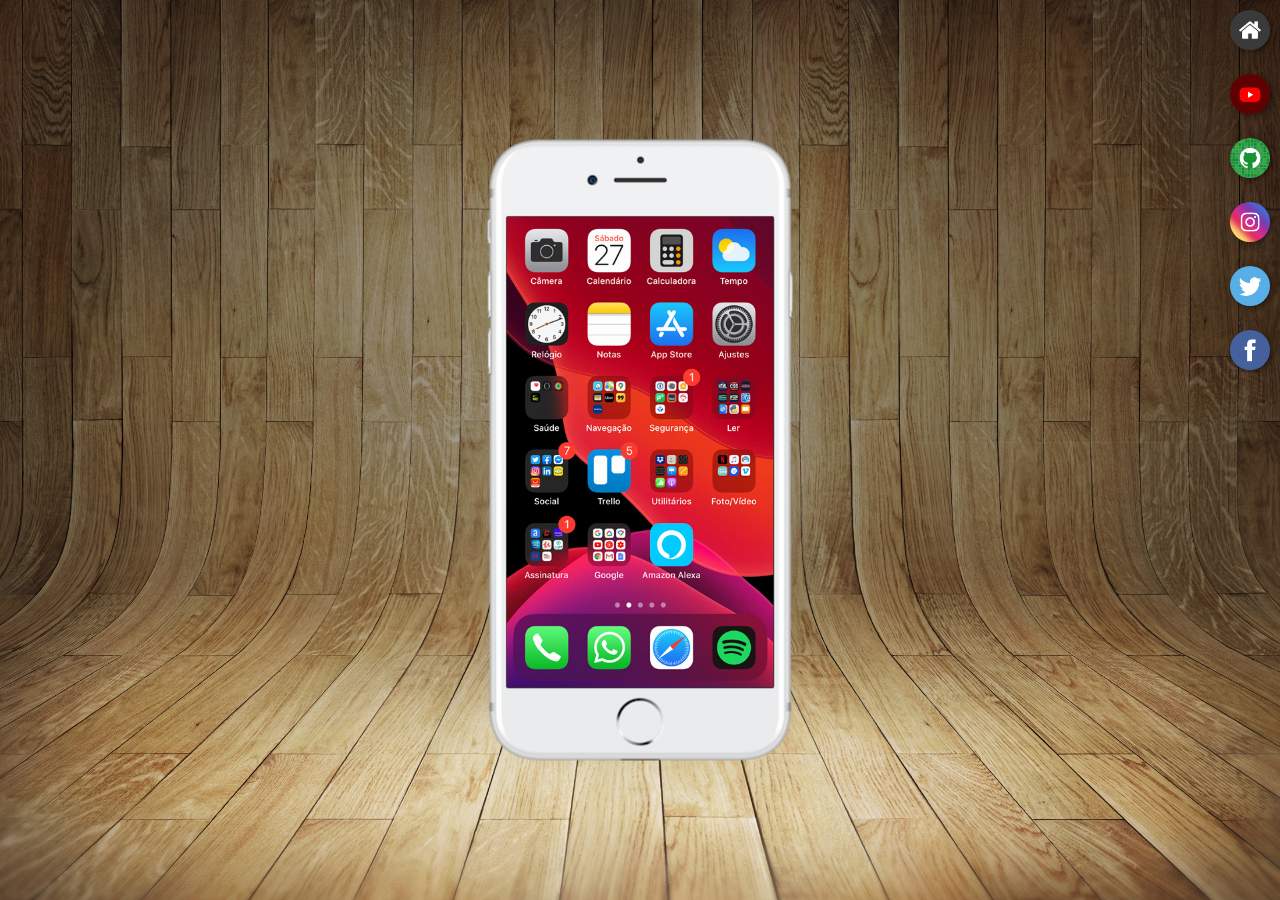
<file: index.html>
<!DOCTYPE html>
<html lang="pt-br">
<head>
    <meta charset="UTF-8">
    <meta http-equiv="X-UA-Compatible" content="IE=edge">
    <meta name="viewport" content="width=device-width, initial-scale=1.0">
    <link rel="shortcut icon" href="favicon.ico" type="image/x-icon">
    <link rel="stylesheet" href="estilos/style.css">

    <title>Projeto Redes Sociais</title>

</head>
<body>

<main>  <!--conteúdo principal-->

<section id="telefone">  <!--tela home telefone-->
    <iframe src="./home.html" name="tela" id="tela" frameborder="0" ></iframe>
    
        </section>

<section id="redes-sociais">
    <a href="home.html" target="tela"><img src="./imagens/logo-home.jpg" alt="Home"></a><br>          <!--links-->
    <a href="youtube.html" target="tela"><img src="./imagens/logo-youtube.jpg" alt="youtube"></a><br>  
    <a href="github.html" target="tela"><img src="./imagens/logo-github.jpg" alt="github"></a><br> 
    <a href="instagram.html" target="tela"><img src="./imagens/logo-instagram.jpg" alt="instagram"></a><br> 
    <a href="twitter.html" target="tela"><img src="./imagens/logo-twitter.jpg" alt="twitter"></a><br> 
    <a href="facebook.html" target="tela"><img src="./imagens/logo-facebook.jpg" alt="facebook"></a>
        </section>

</main>
    
</body>
</html>
</file>
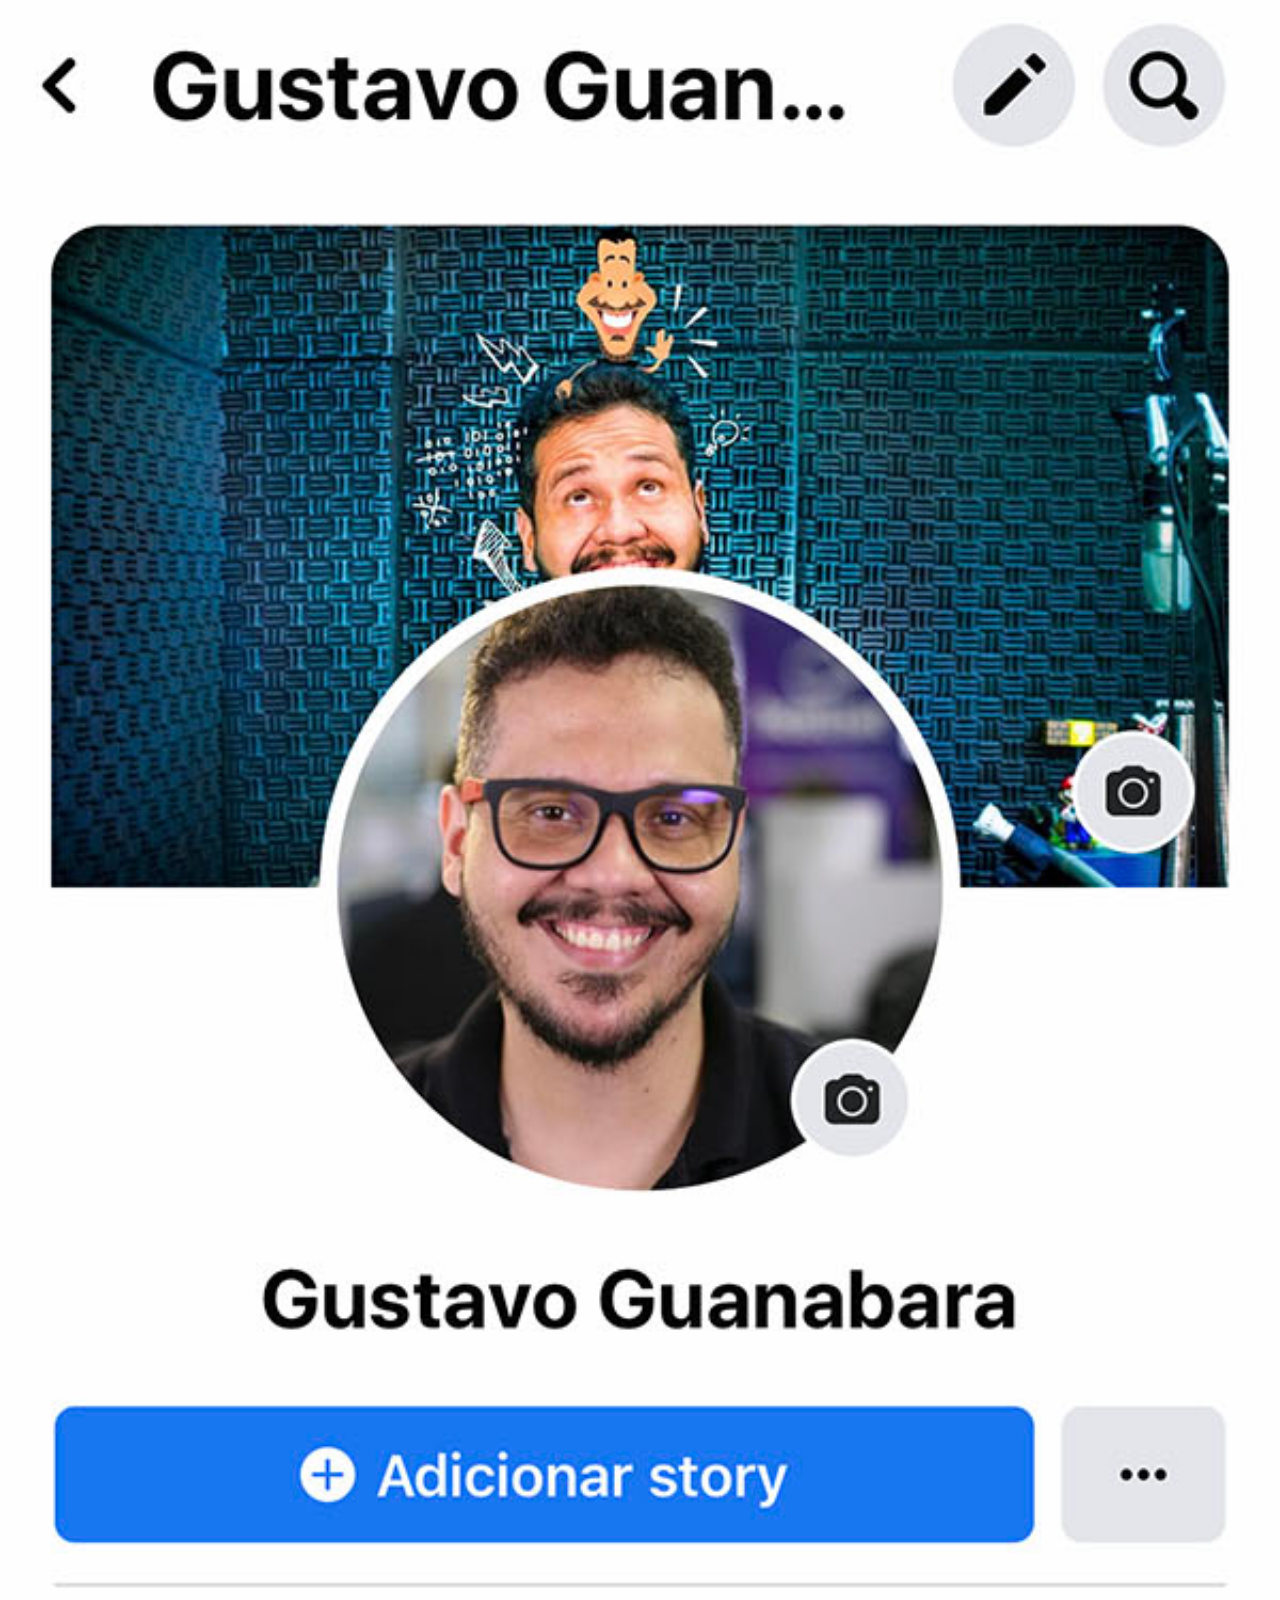
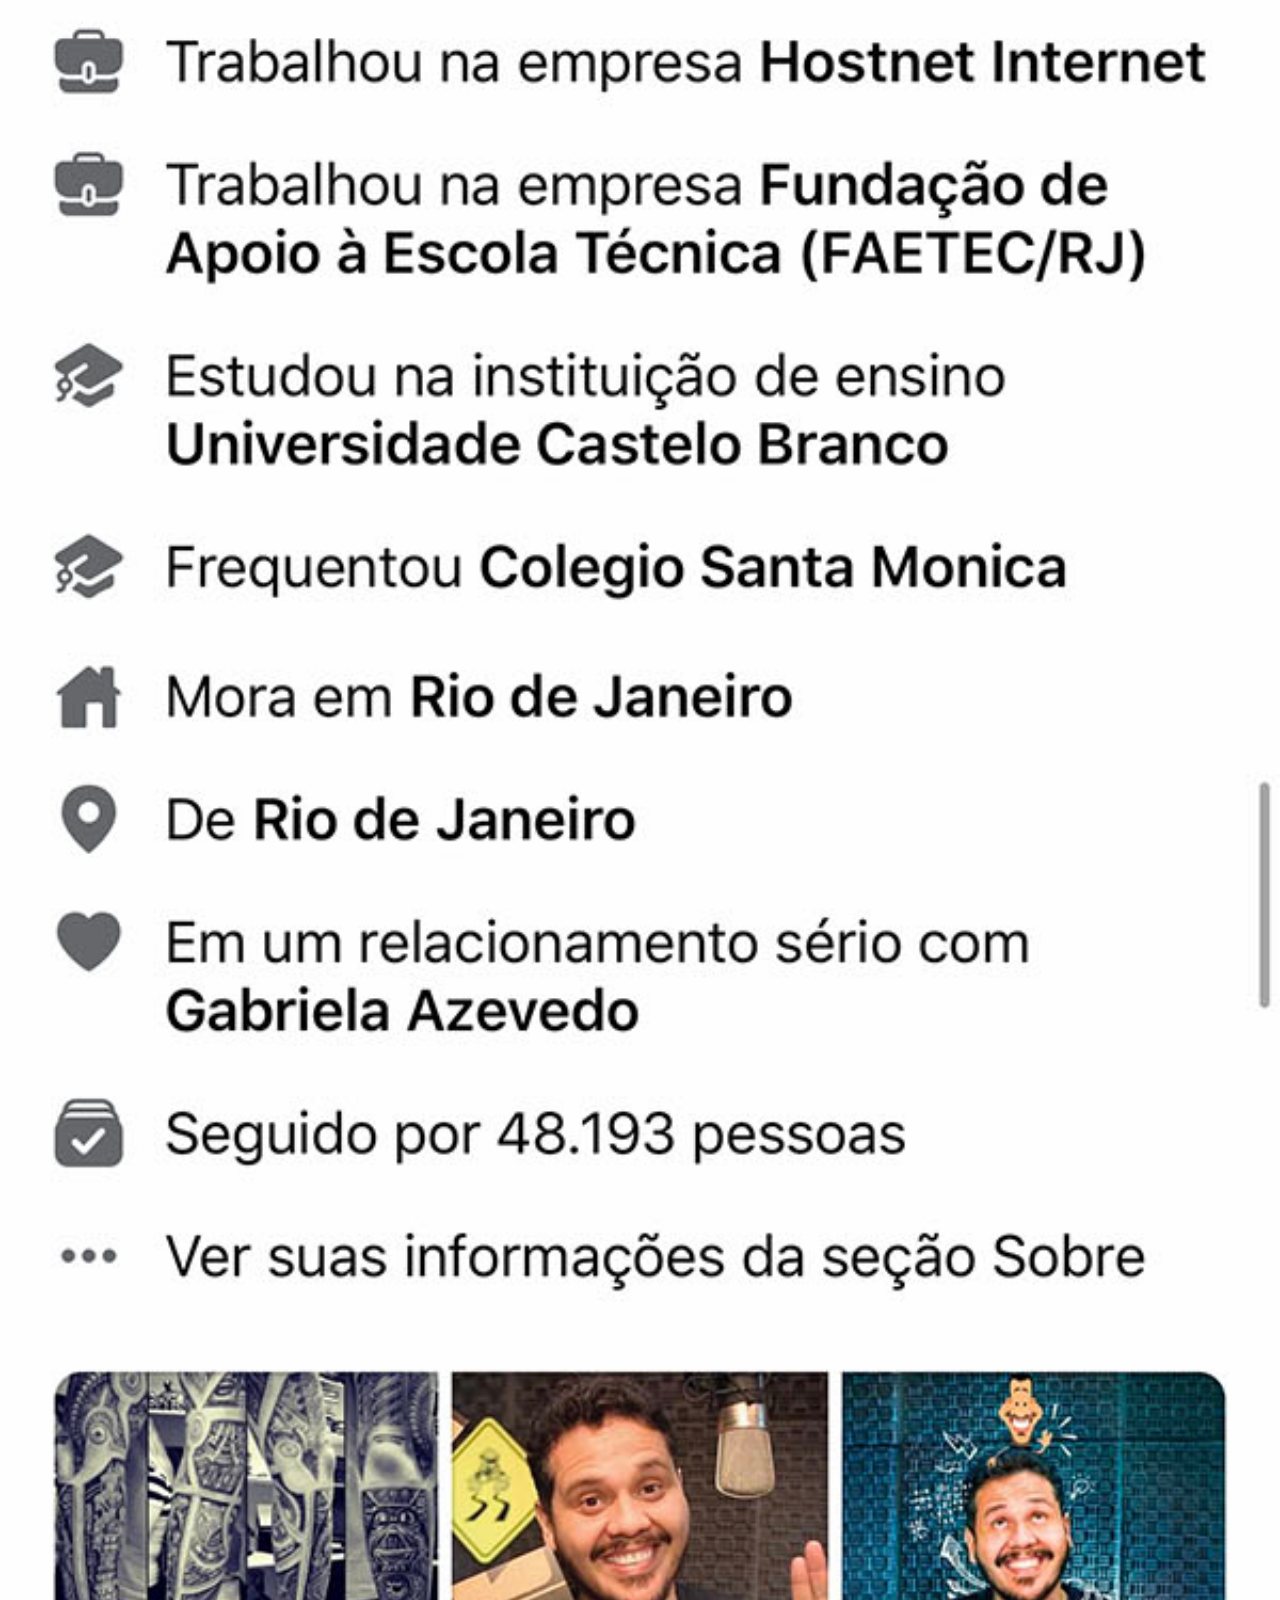
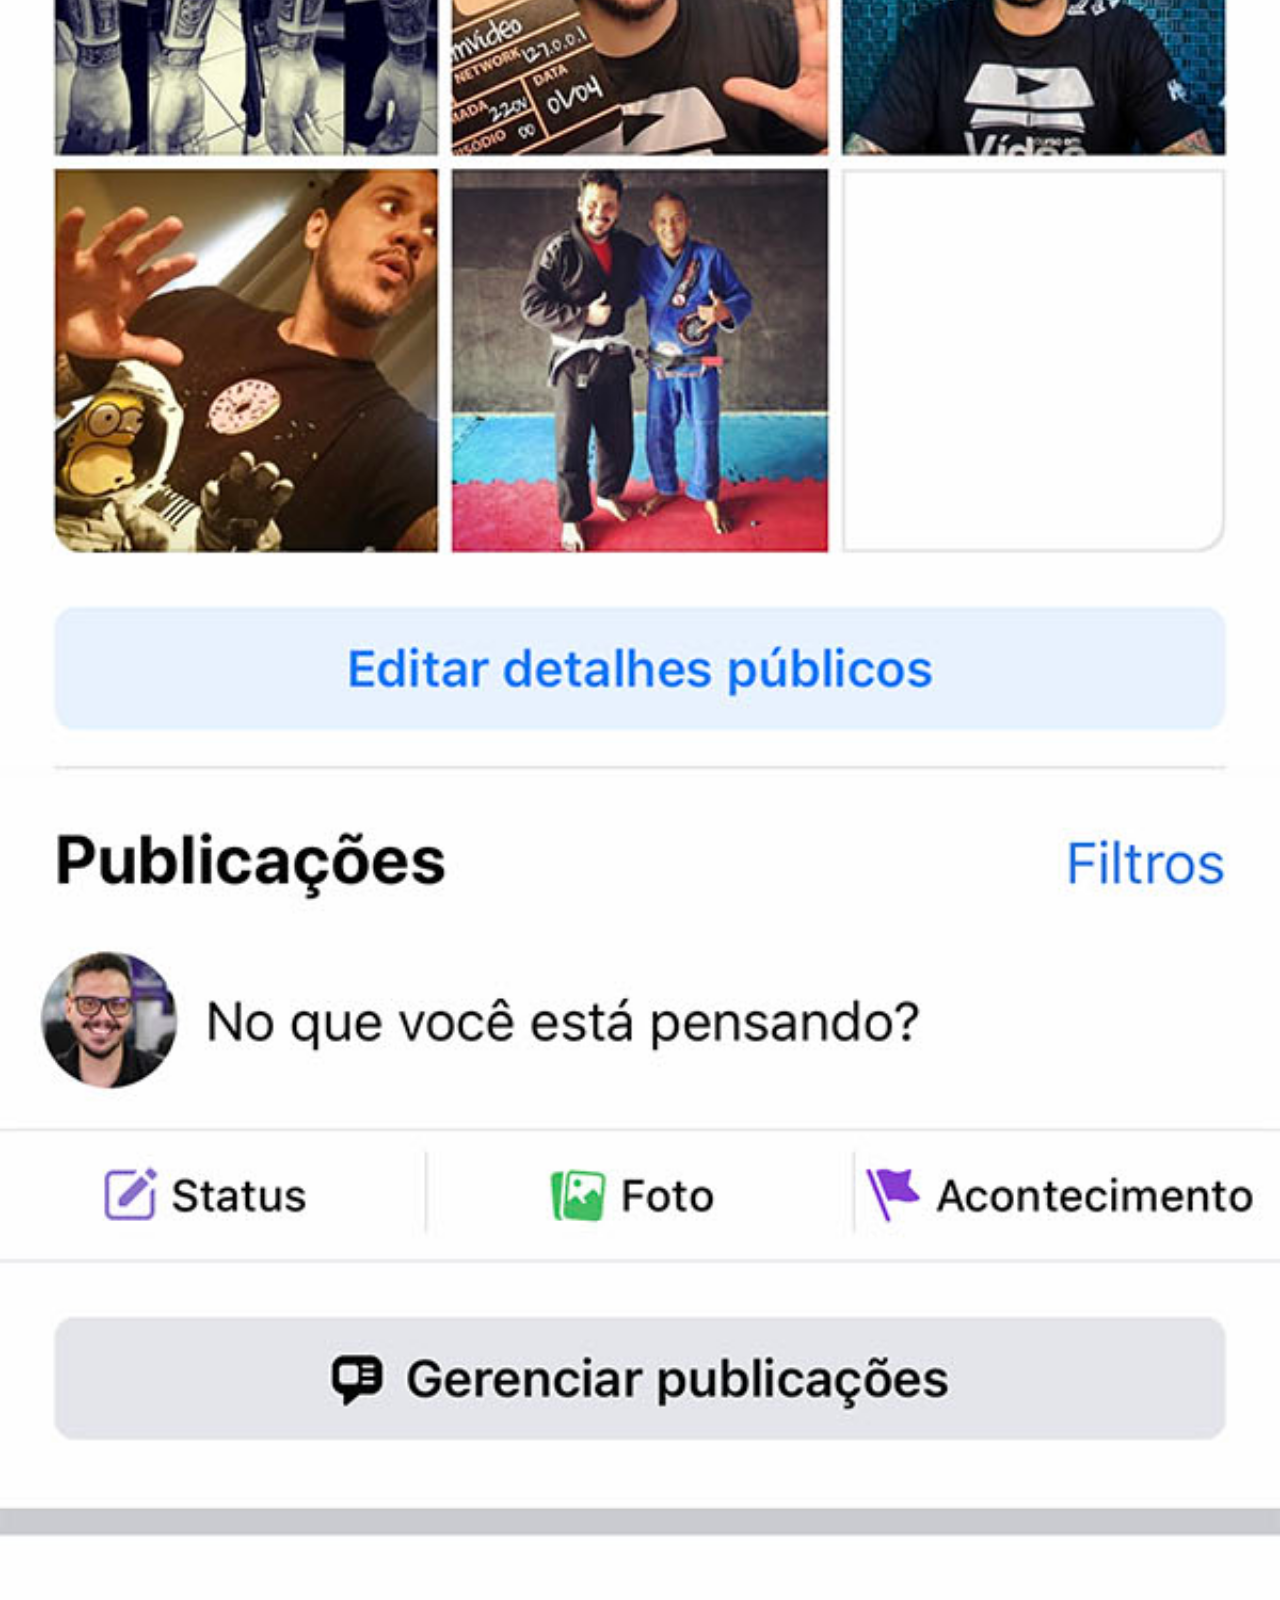
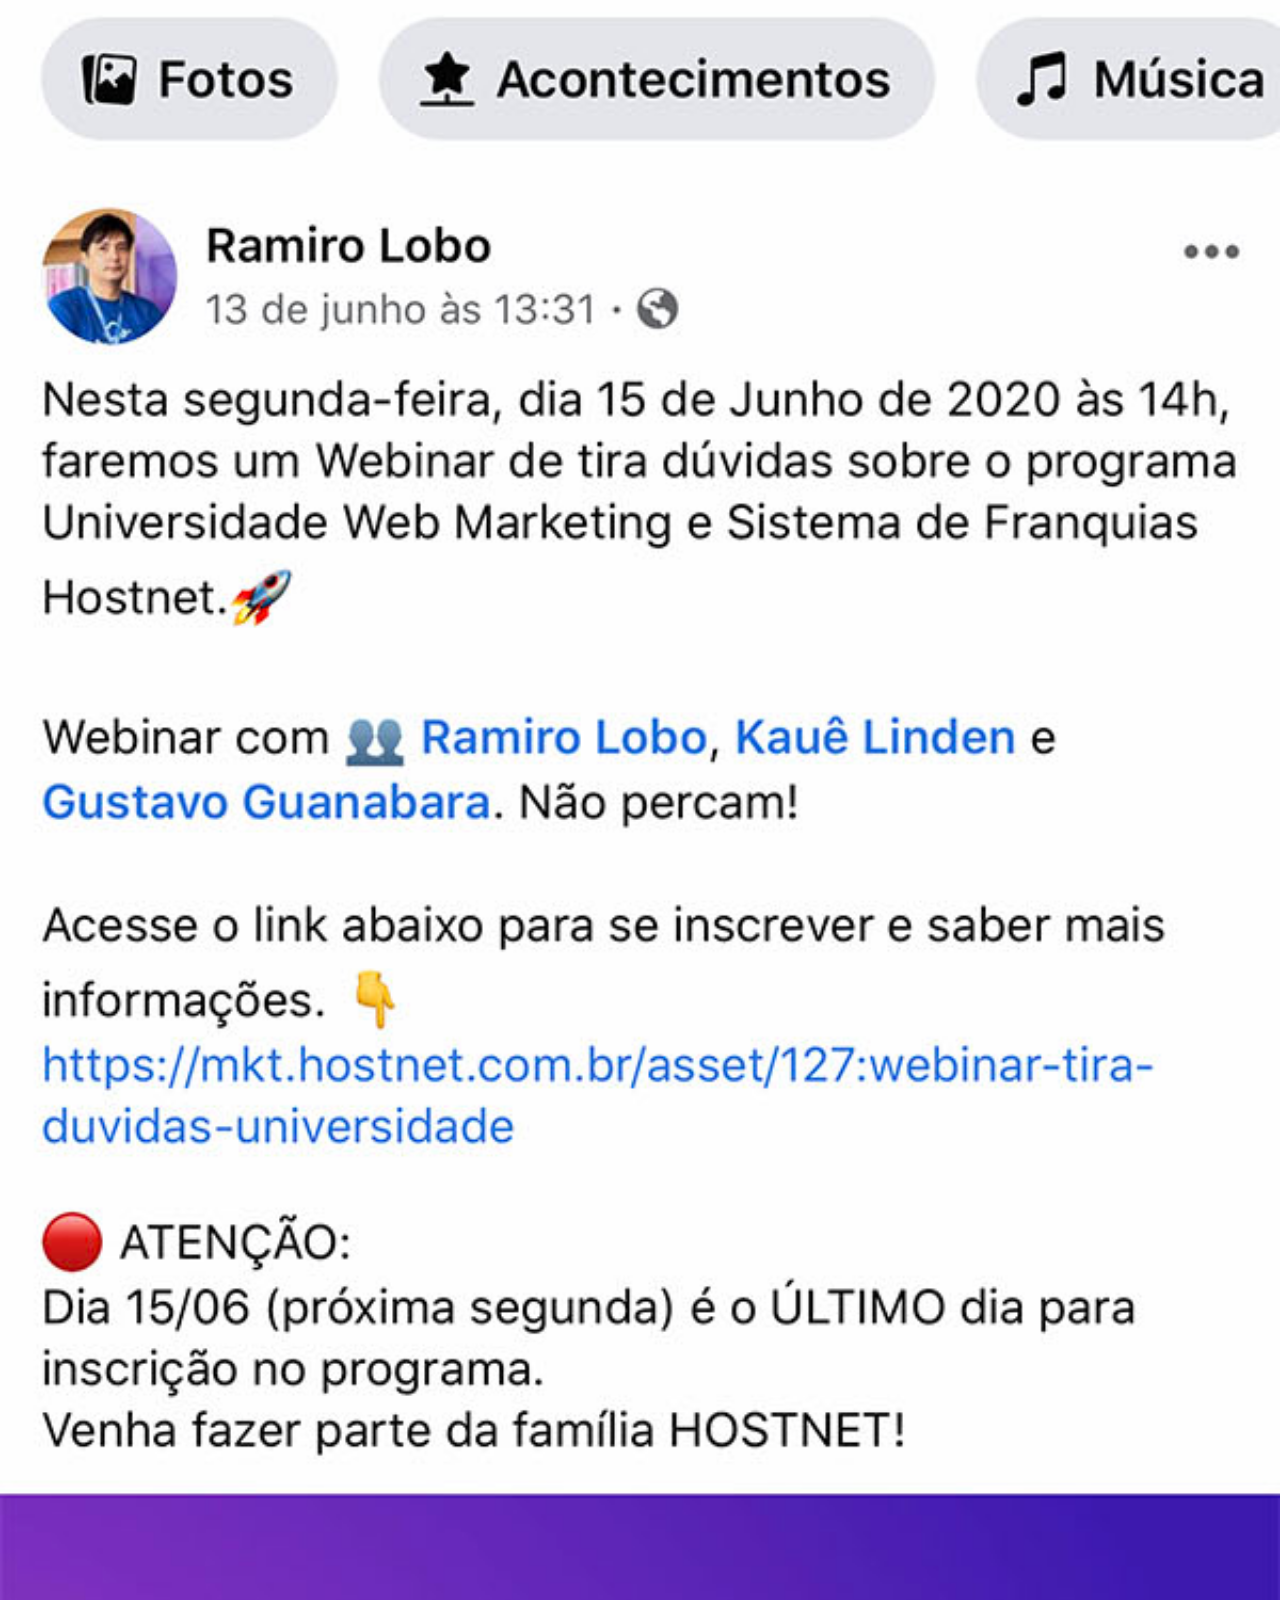
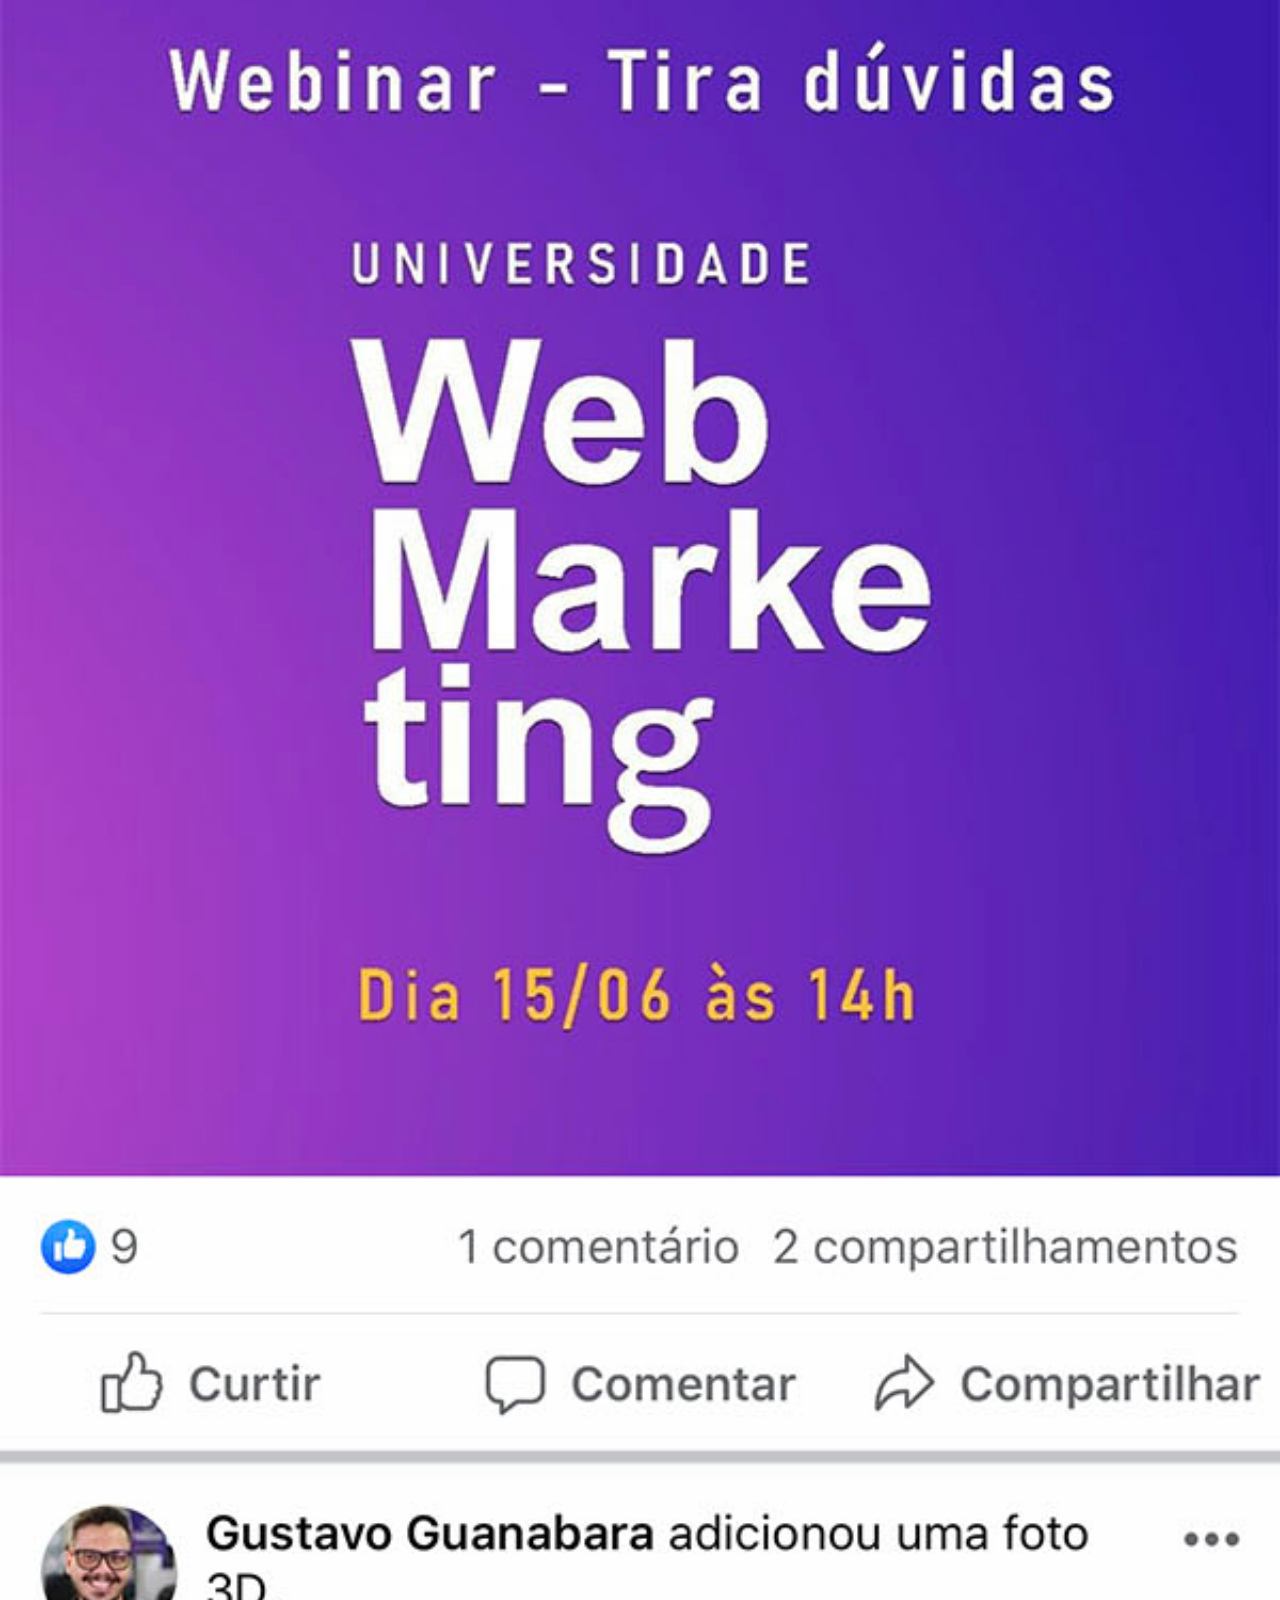
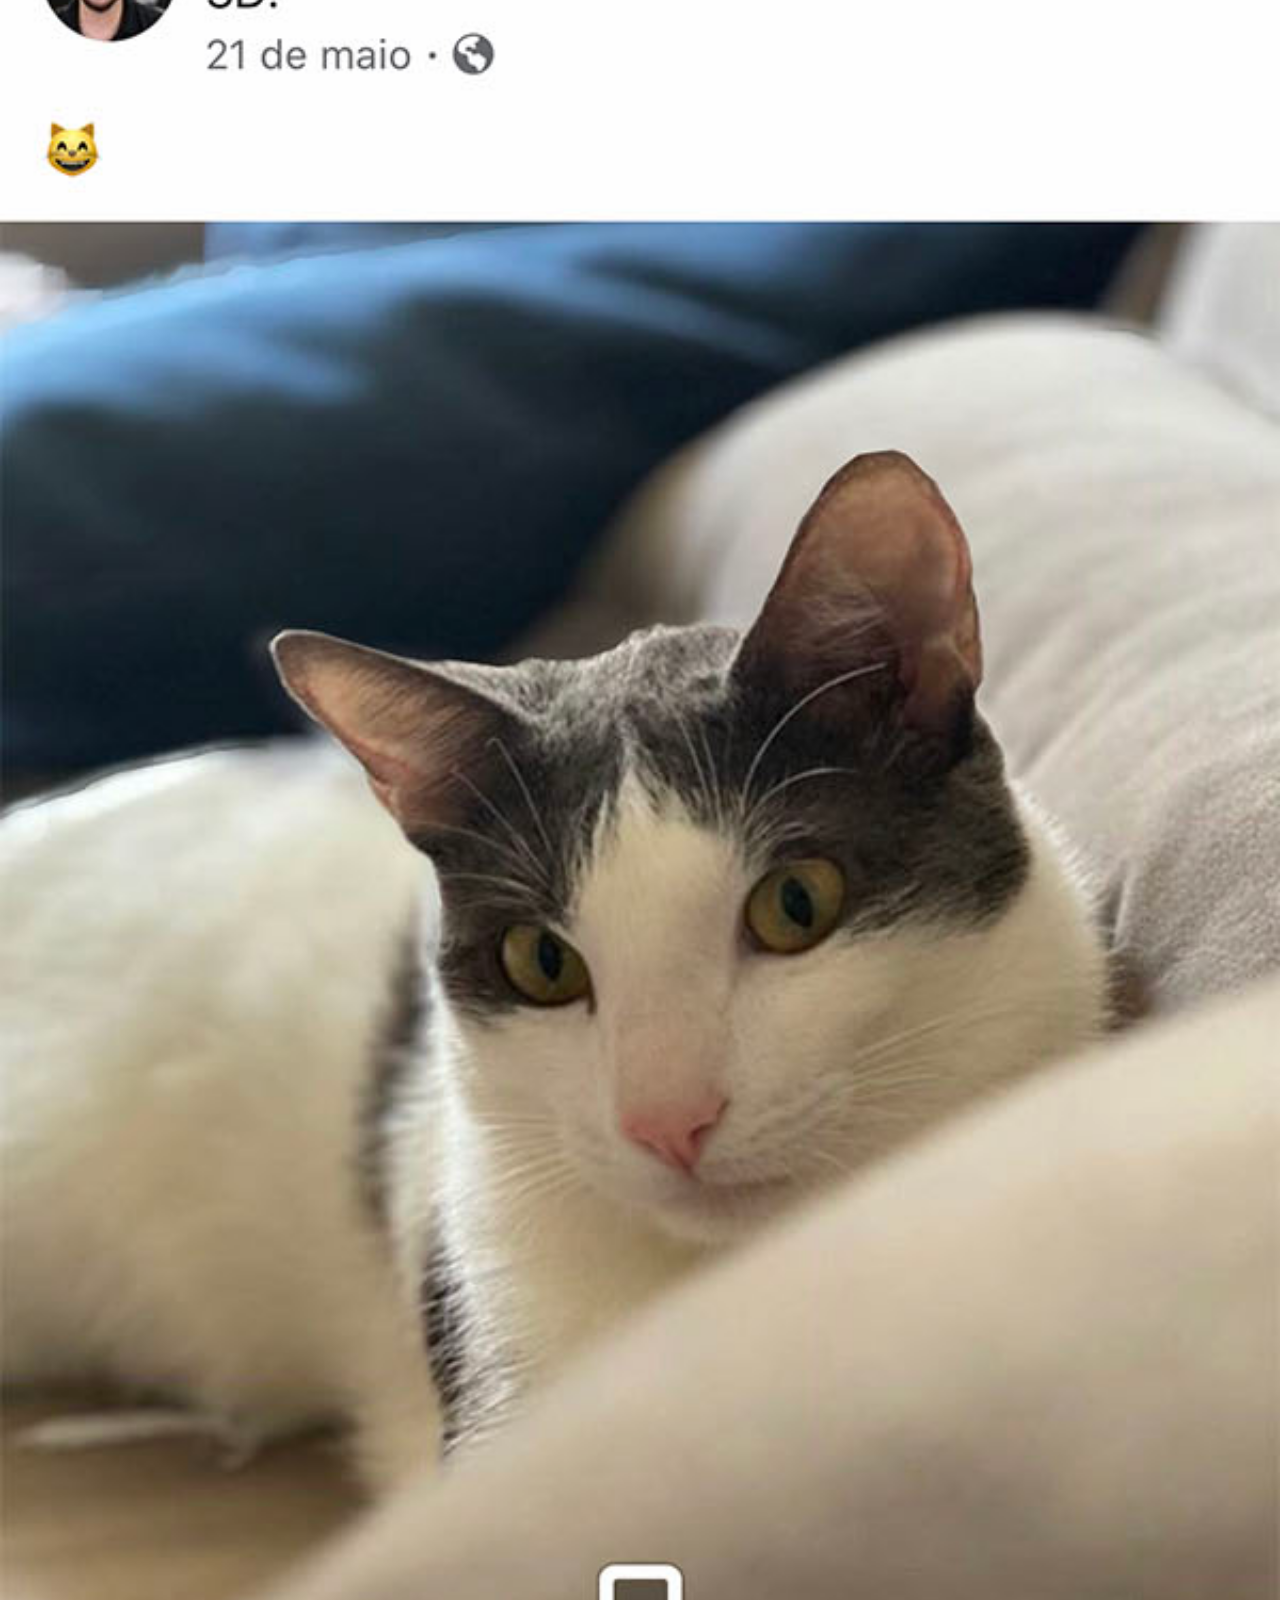
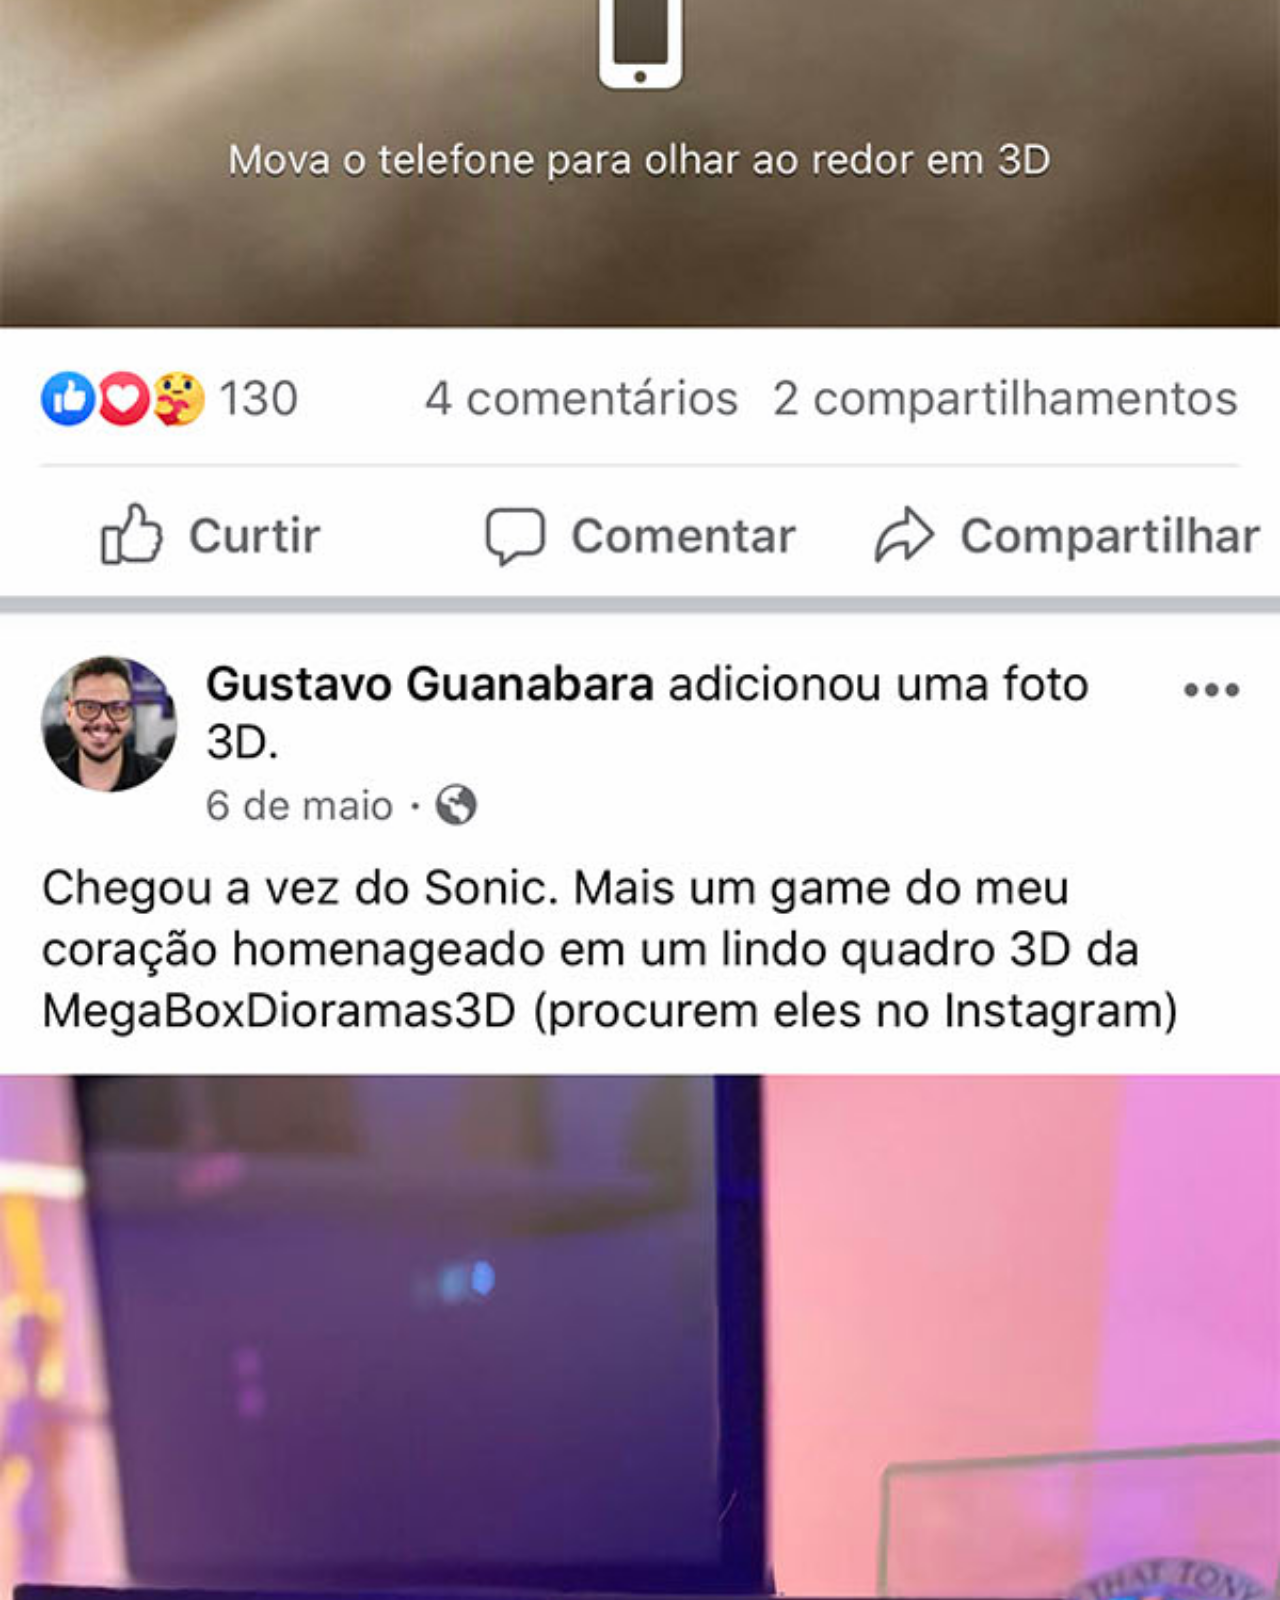
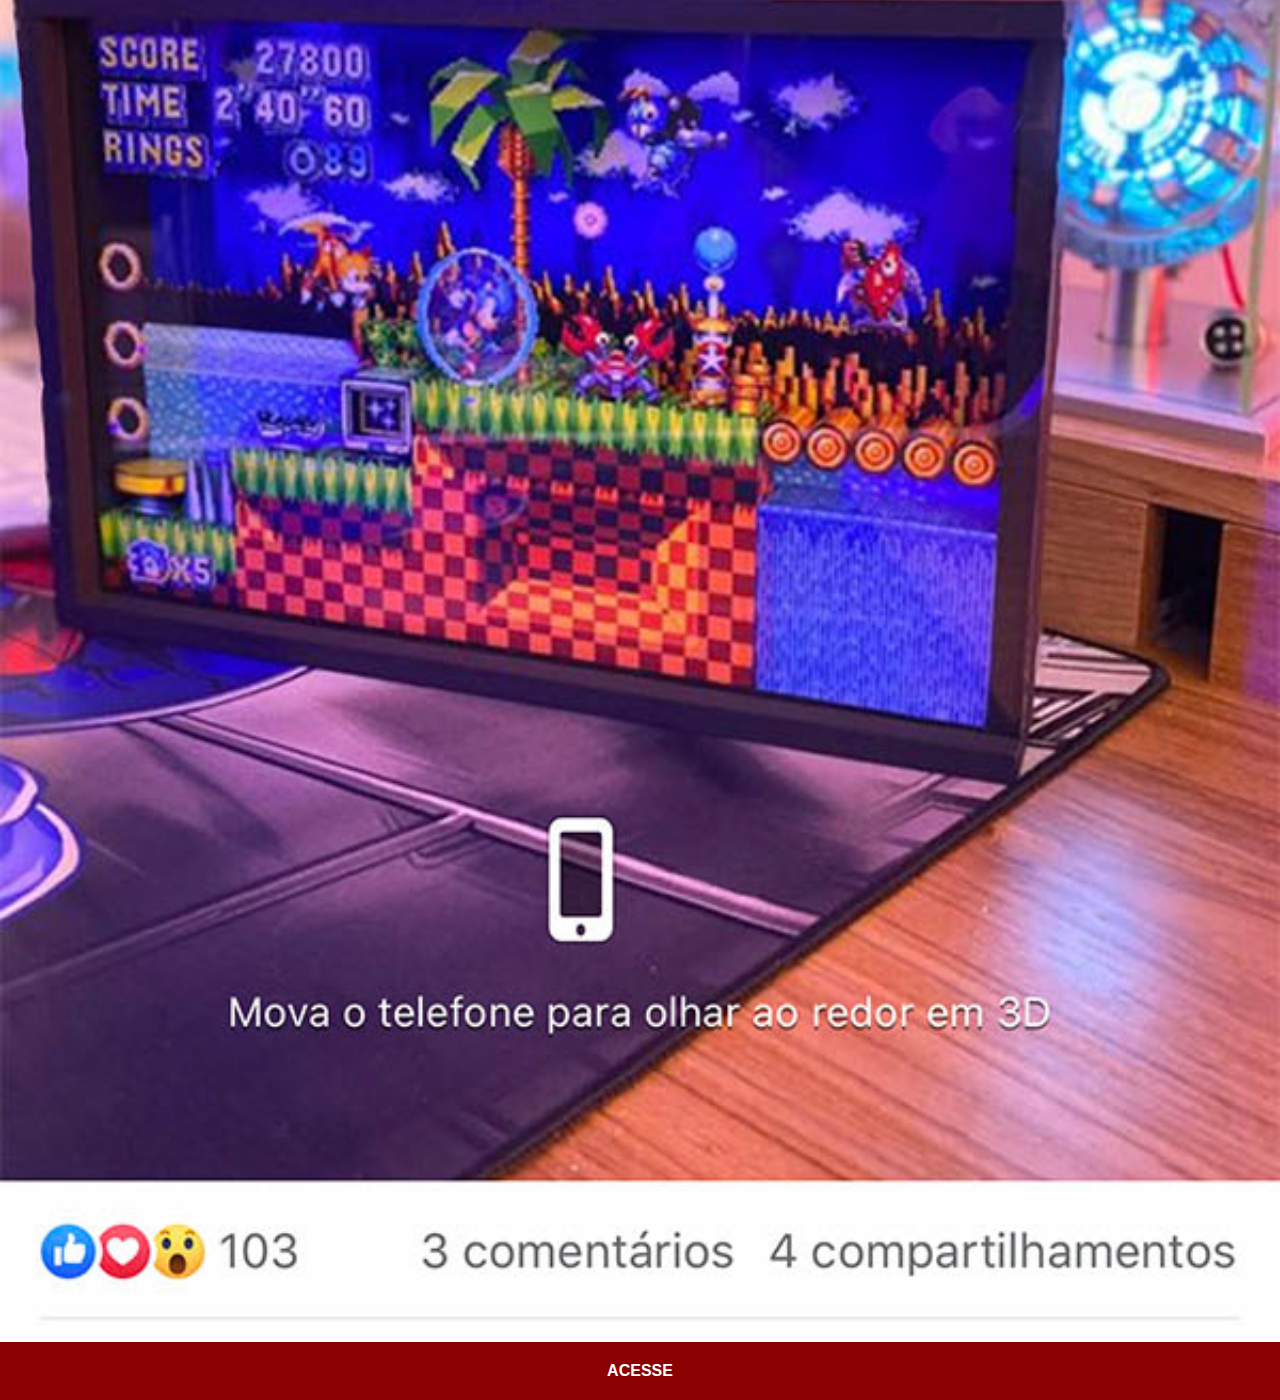
<file: facebook.html>
<!DOCTYPE html>
<html lang="pt-br">
<head>
    <meta charset="UTF-8">
    <meta http-equiv="X-UA-Compatible" content="IE=edge">
    <meta name="viewport" content="width=device-width, initial-scale=1.0">
    <title>Github</title>
    <link rel="stylesheet" href="estilos/social.css">
</head>


<body>

    <img src="./imagens/tela-facebook.jpg"  alt="Facebook">
    <a href="https://www.facebook.com/gustavoguanabara/" target="_black">ACESSE</a>
    
</body>
</html>
</file>
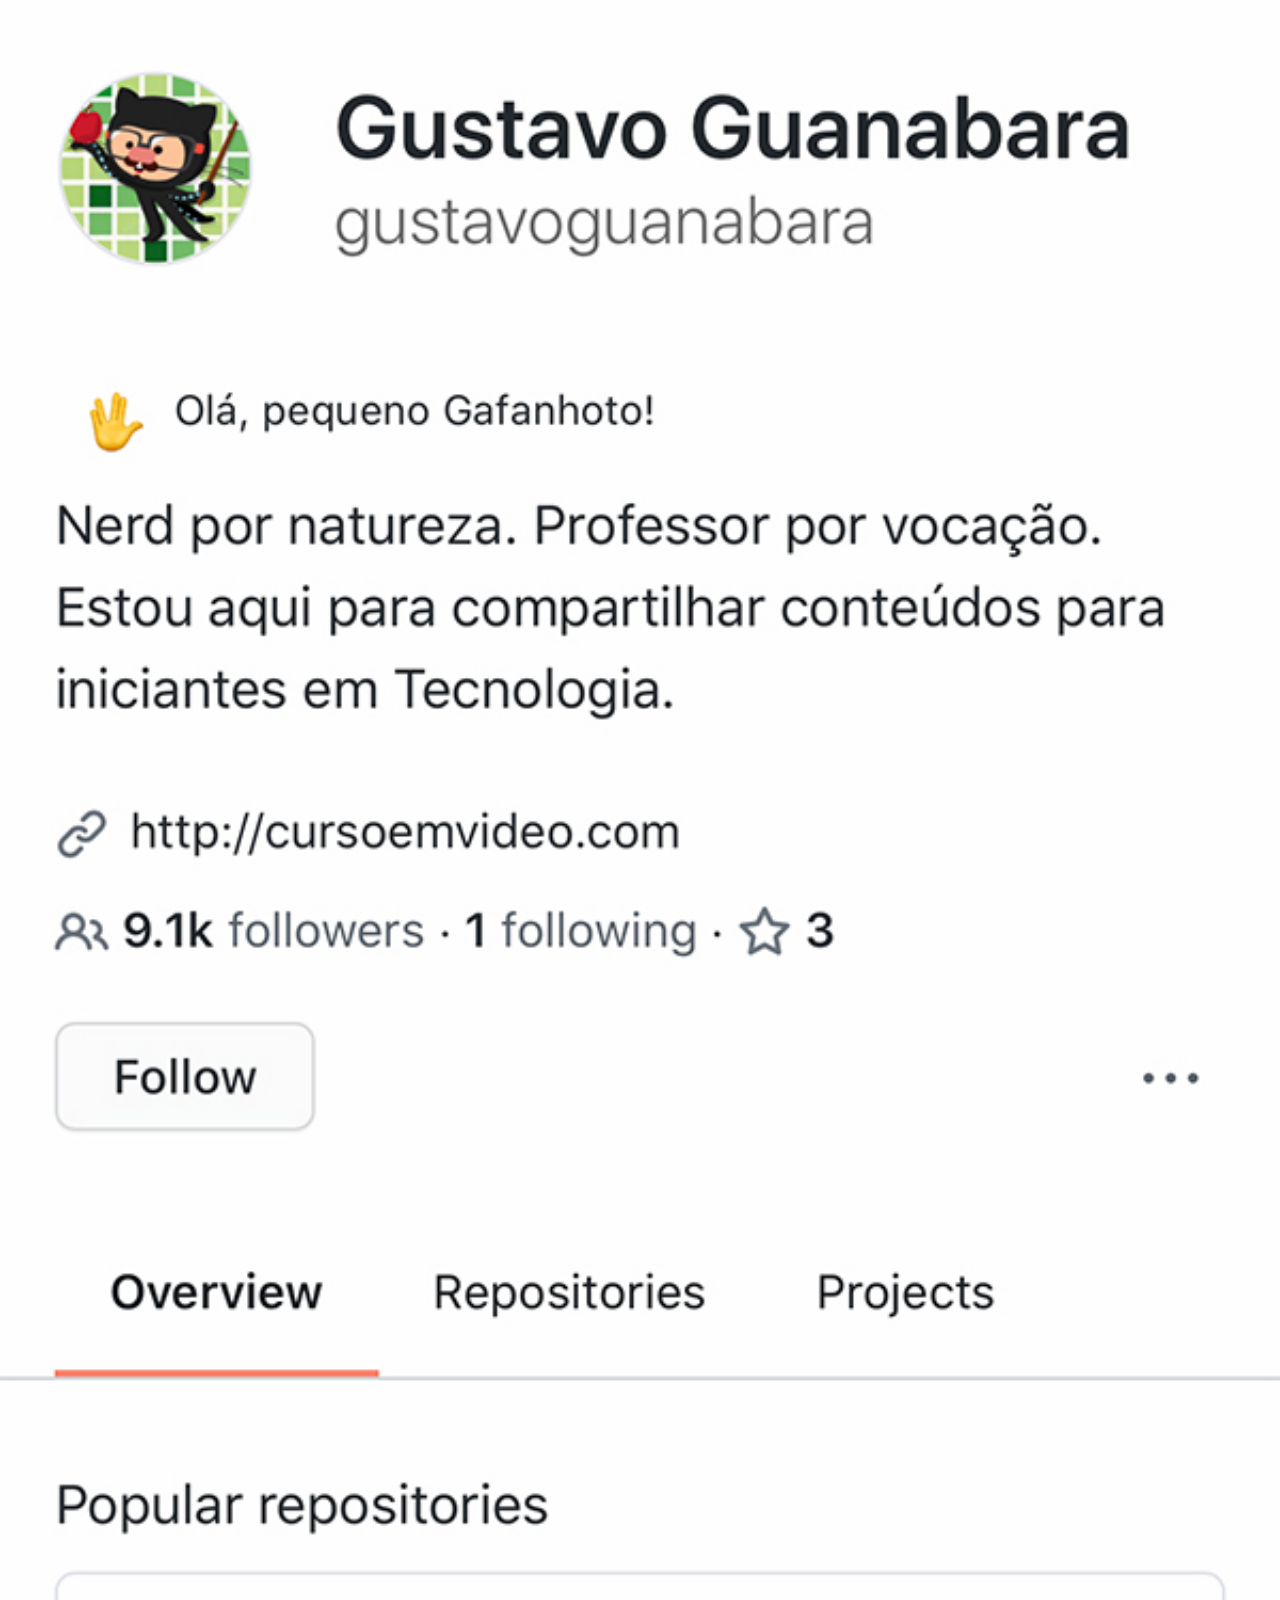
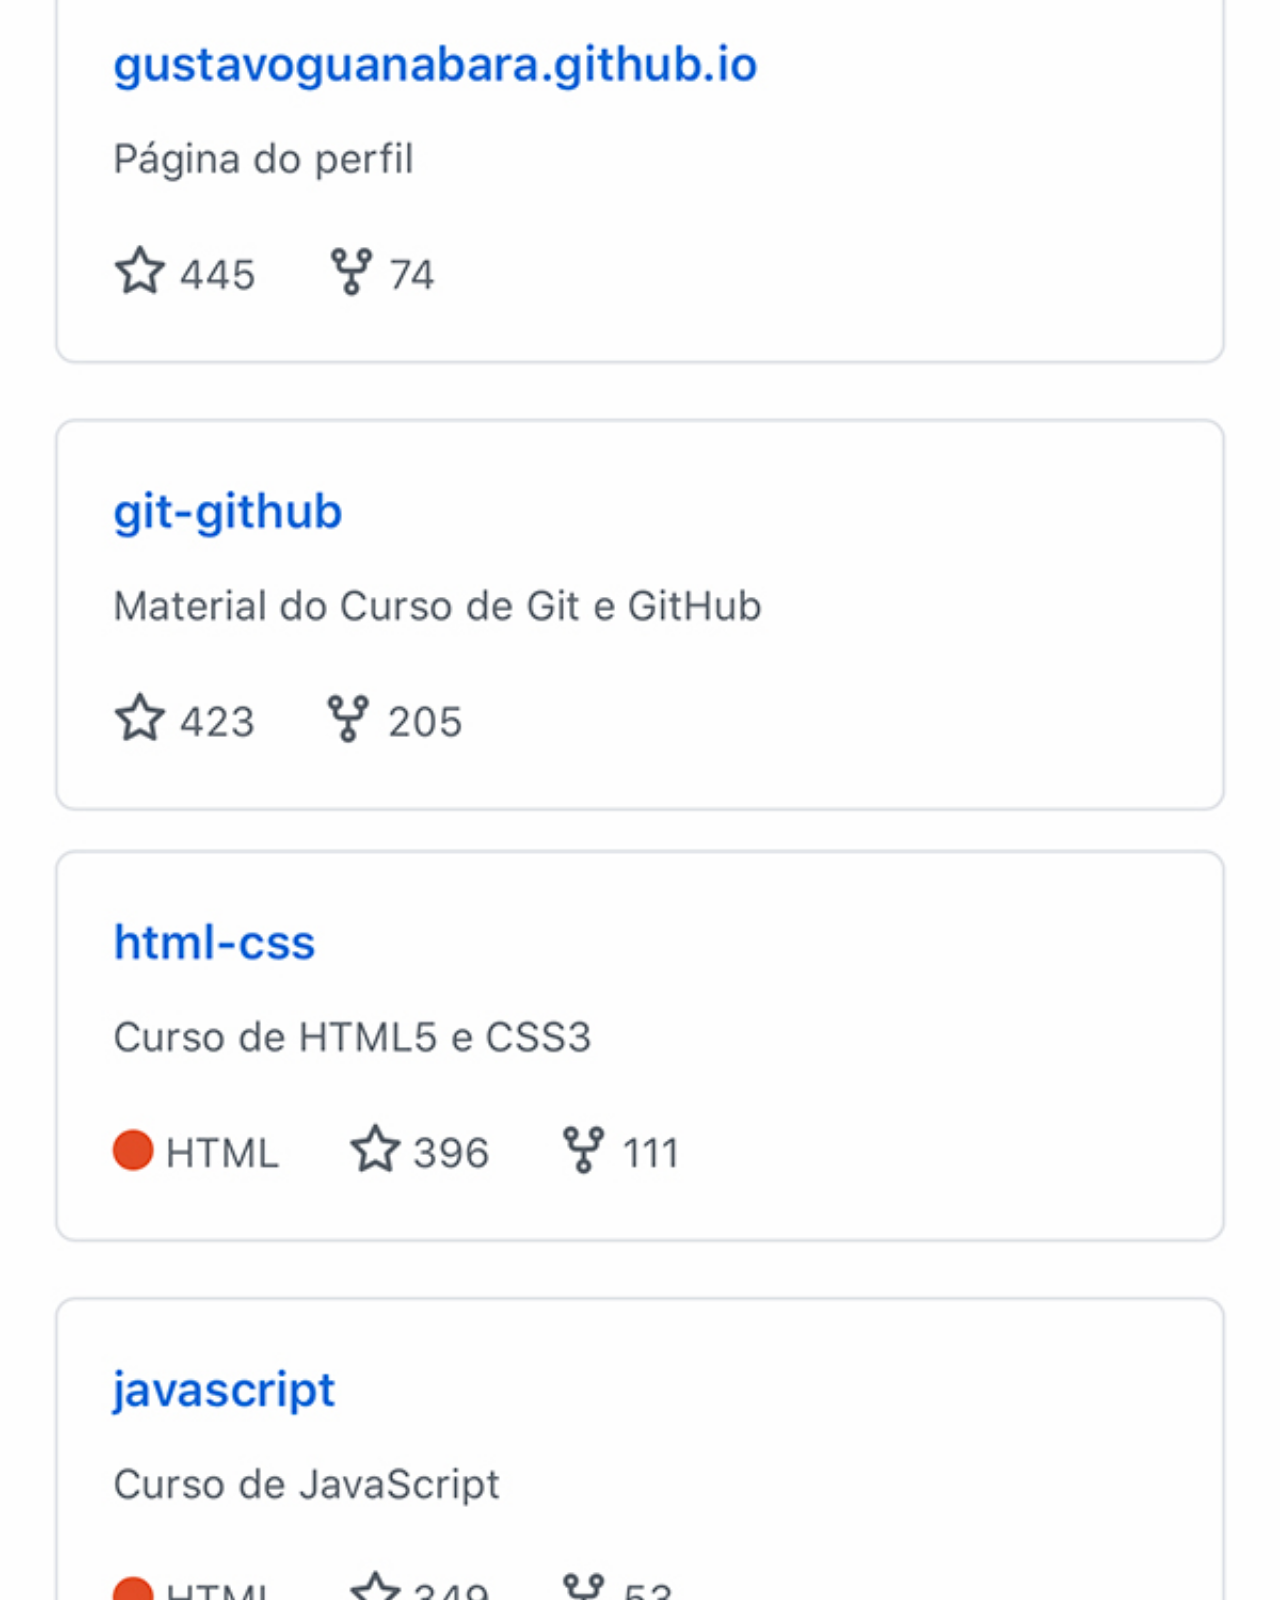
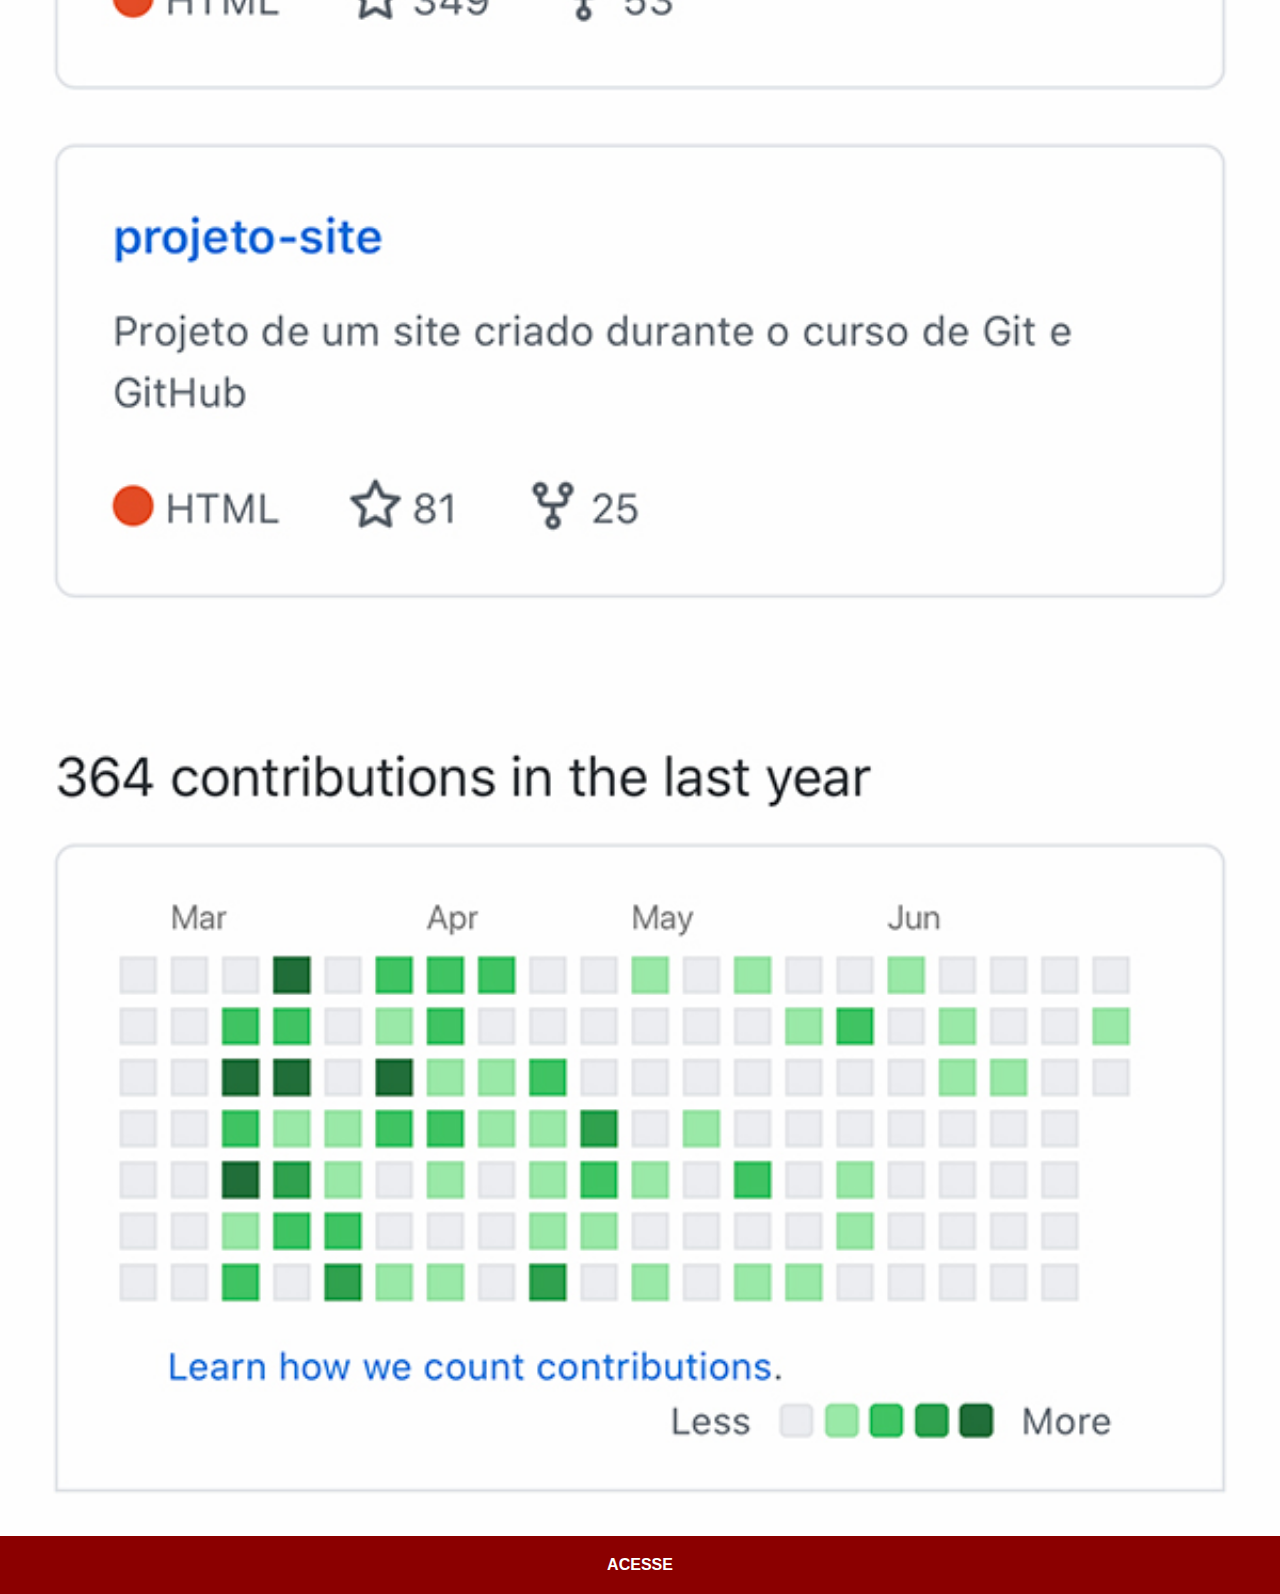
<file: github.html>
<!DOCTYPE html>
<html lang="pt-br">
<head>
    <meta charset="UTF-8">
    <meta http-equiv="X-UA-Compatible" content="IE=edge">
    <meta name="viewport" content="width=device-width, initial-scale=1.0">
    <title>Github</title>
    <link rel="stylesheet" href="estilos/social.css">
</head>


<body>

    <img src="./imagens/tela-github.jpg"  alt="Github">
    <a href="https://github.com/gustavoguanabara/" target="_black">ACESSE</a>
    
</body>
</html>
</file>
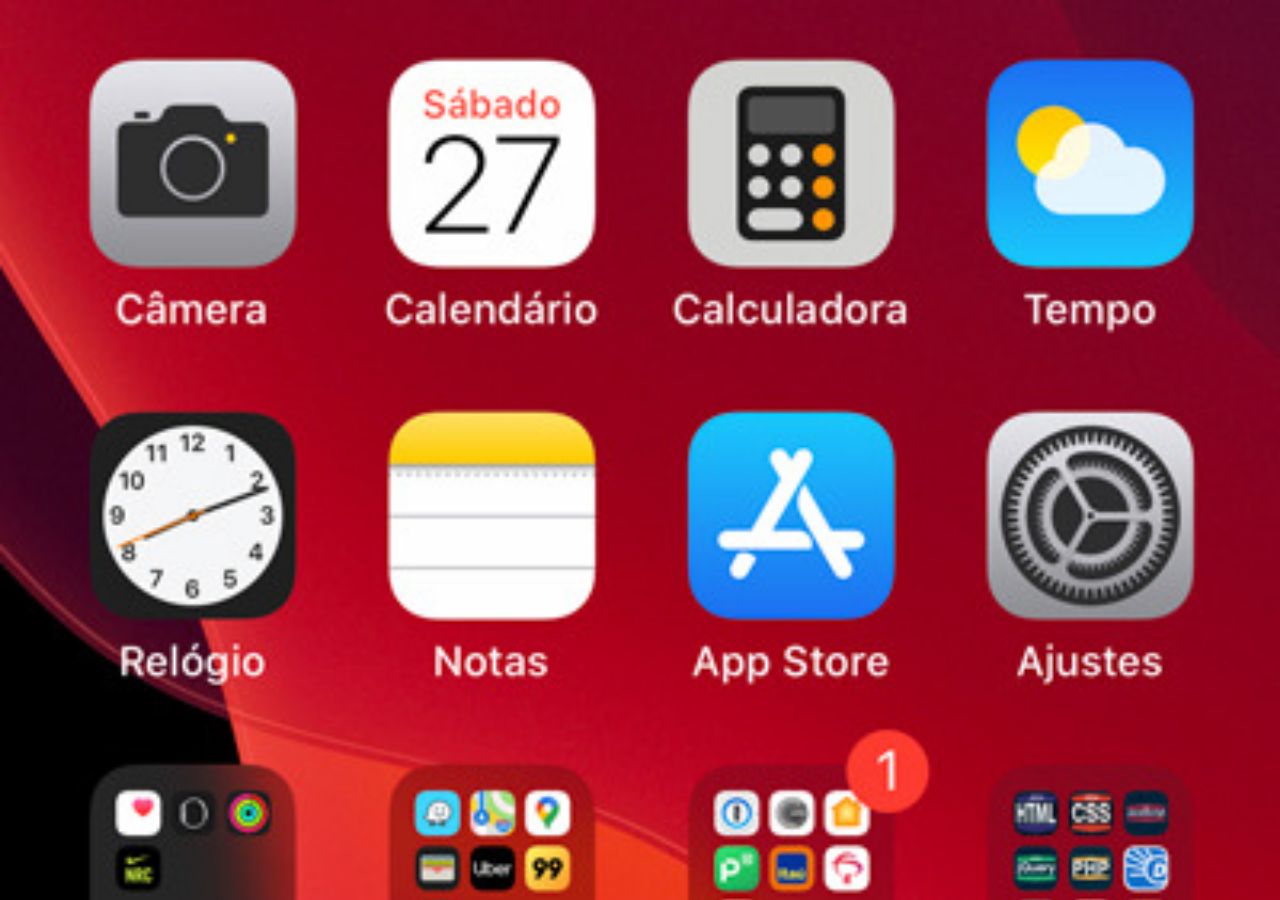
<file: home.html>
<!DOCTYPE html>
<html lang="pt-br">
<head>
    <meta charset="UTF-8">
    <meta http-equiv="X-UA-Compatible" content="IE=edge">
    <meta name="viewport" content="width=device-width, initial-scale=1.0">
    <title>Home</title>
</head>

<style>
    * {
        margin: 0px;
        padding: 0px ;
    }

    body {
        width: 100vw;
        height: 100vh;
        background: black  url('./tela-home1.jpg') no-repeat top center;
        background-size: cover;

    }
</style>





<body>
    
</body>
</html>
</file>
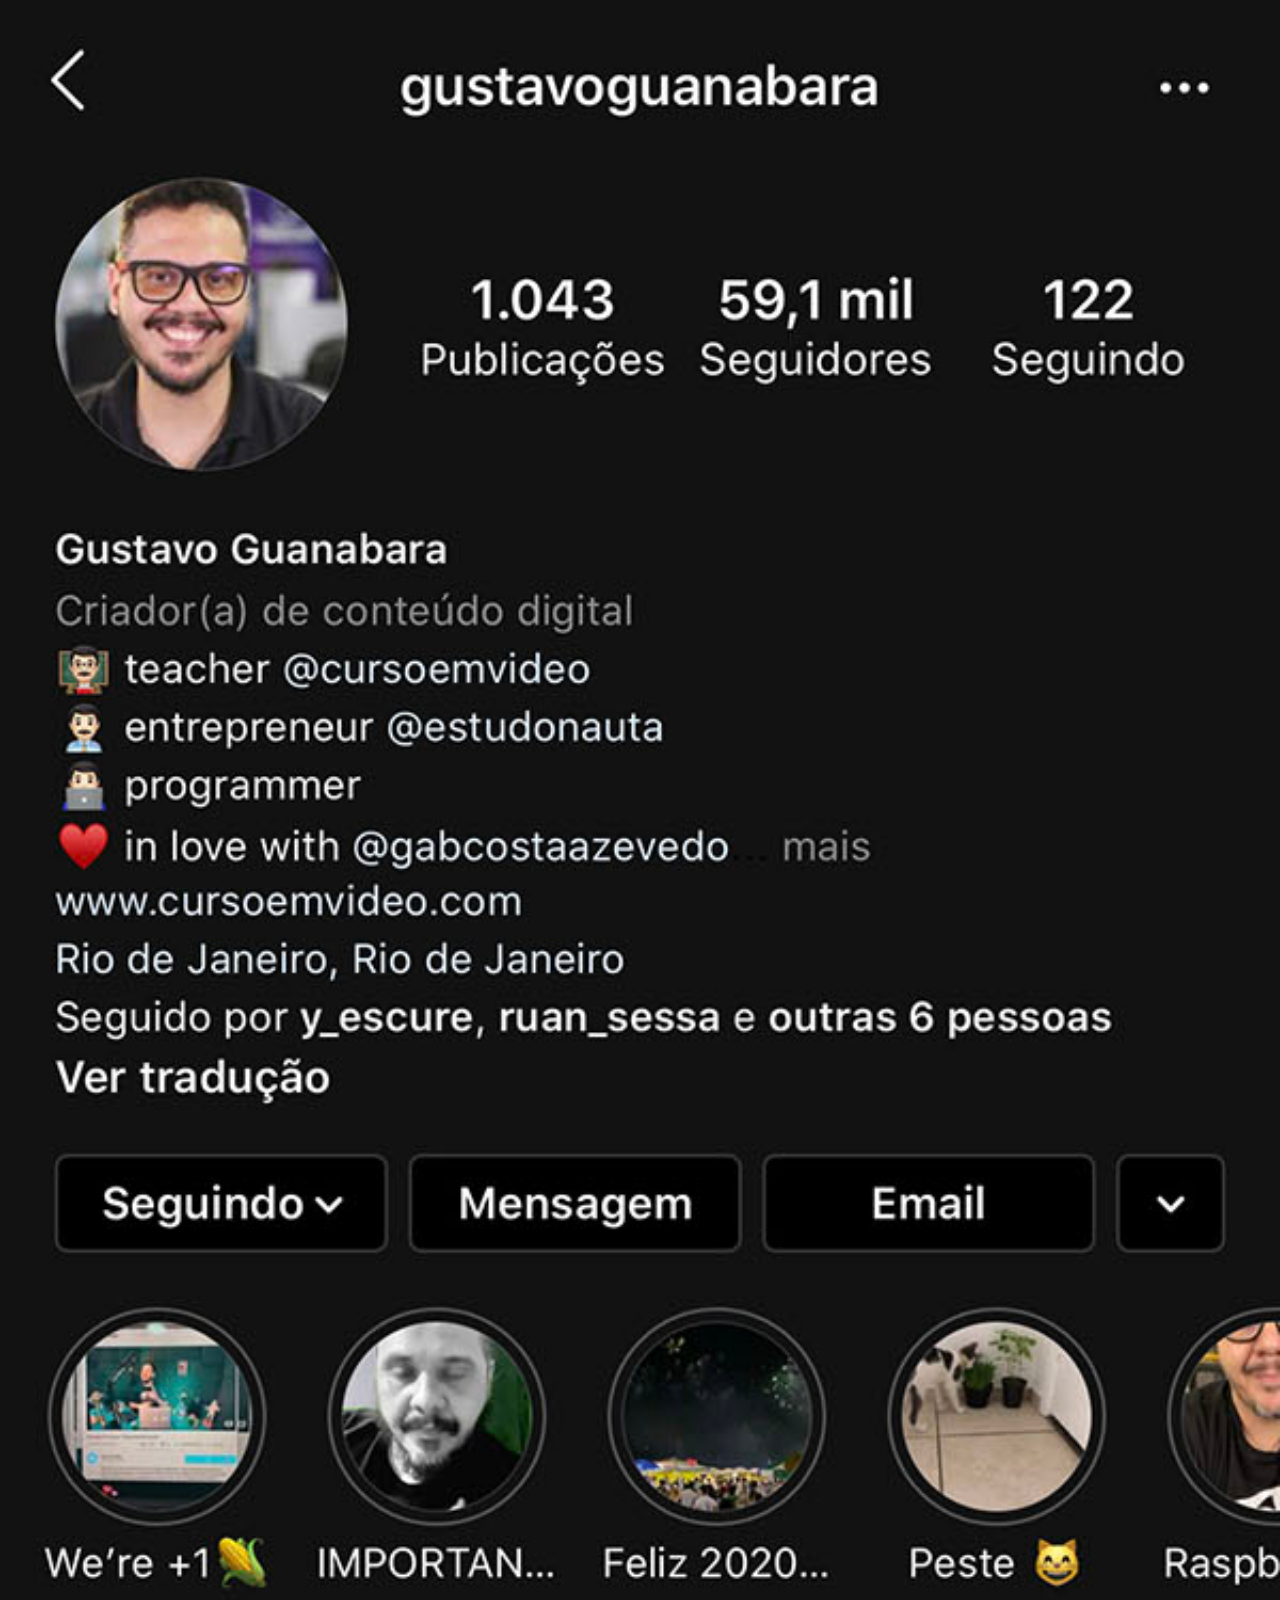
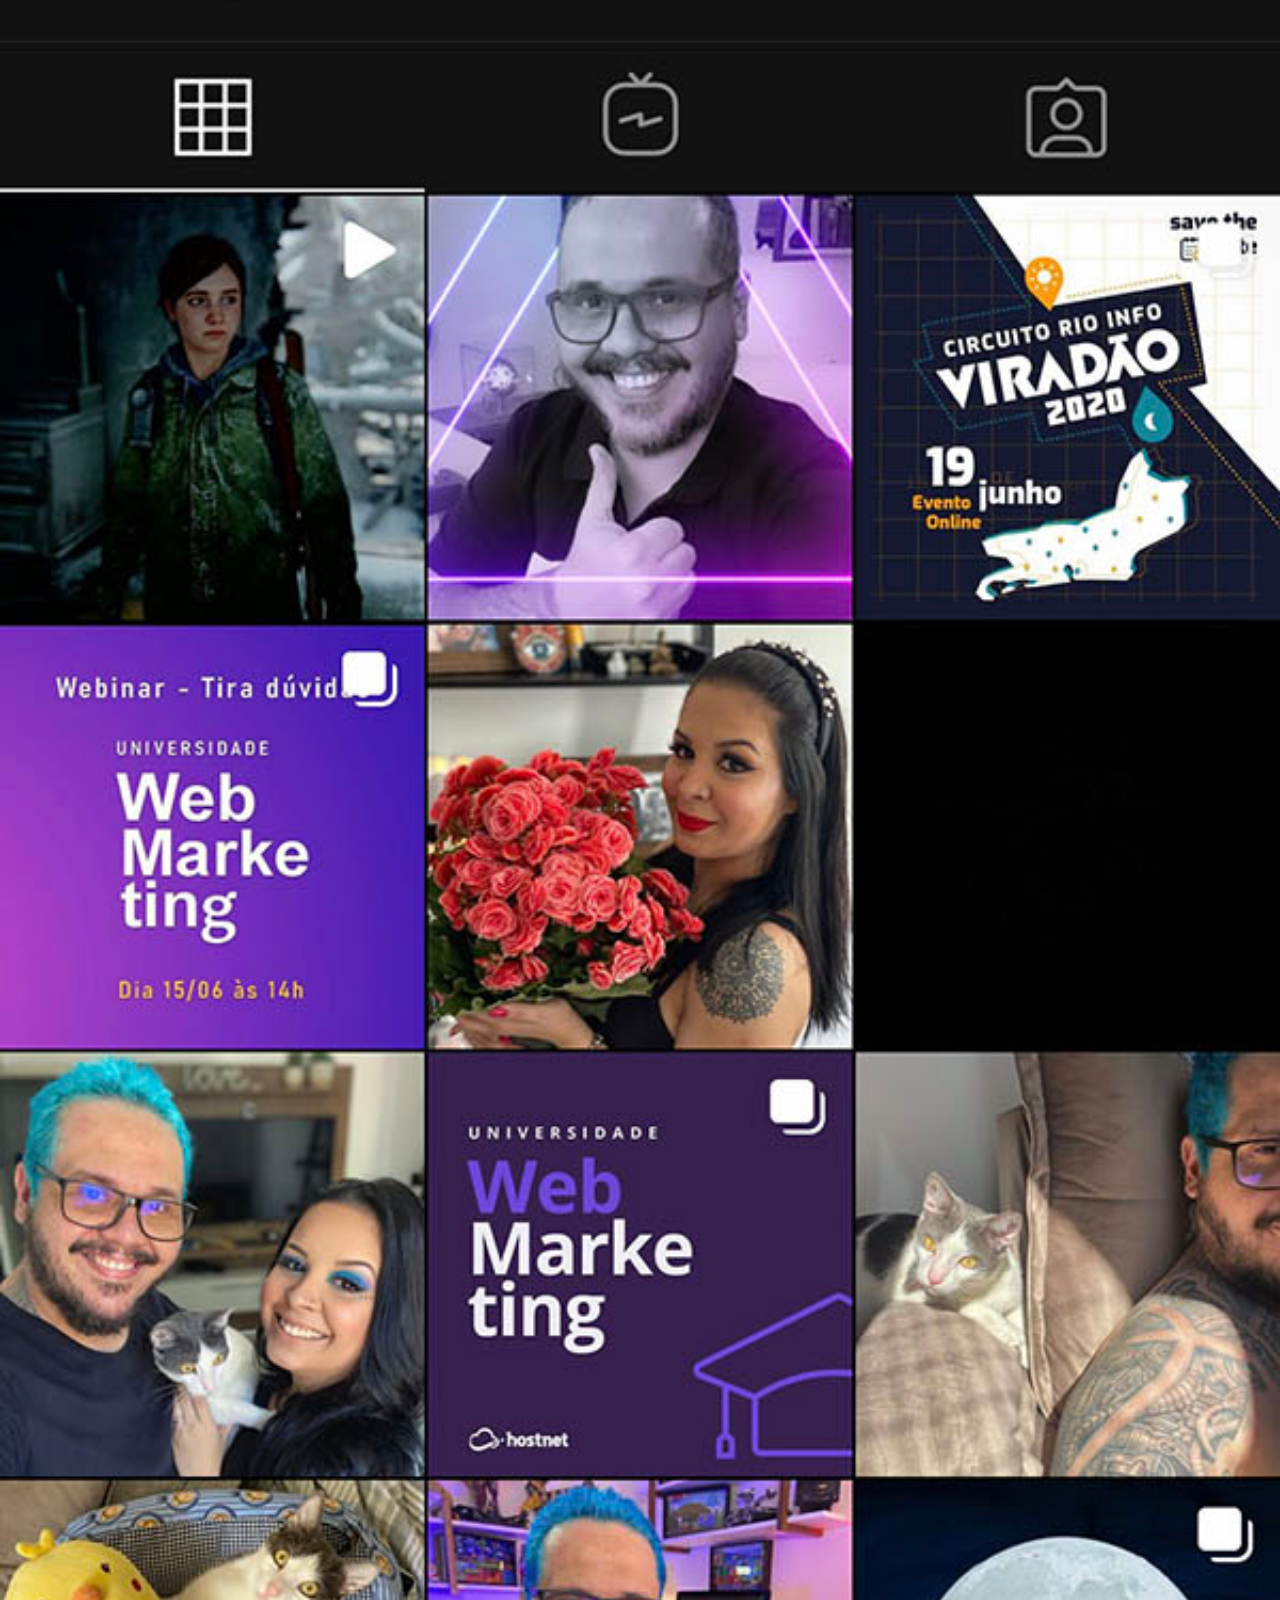
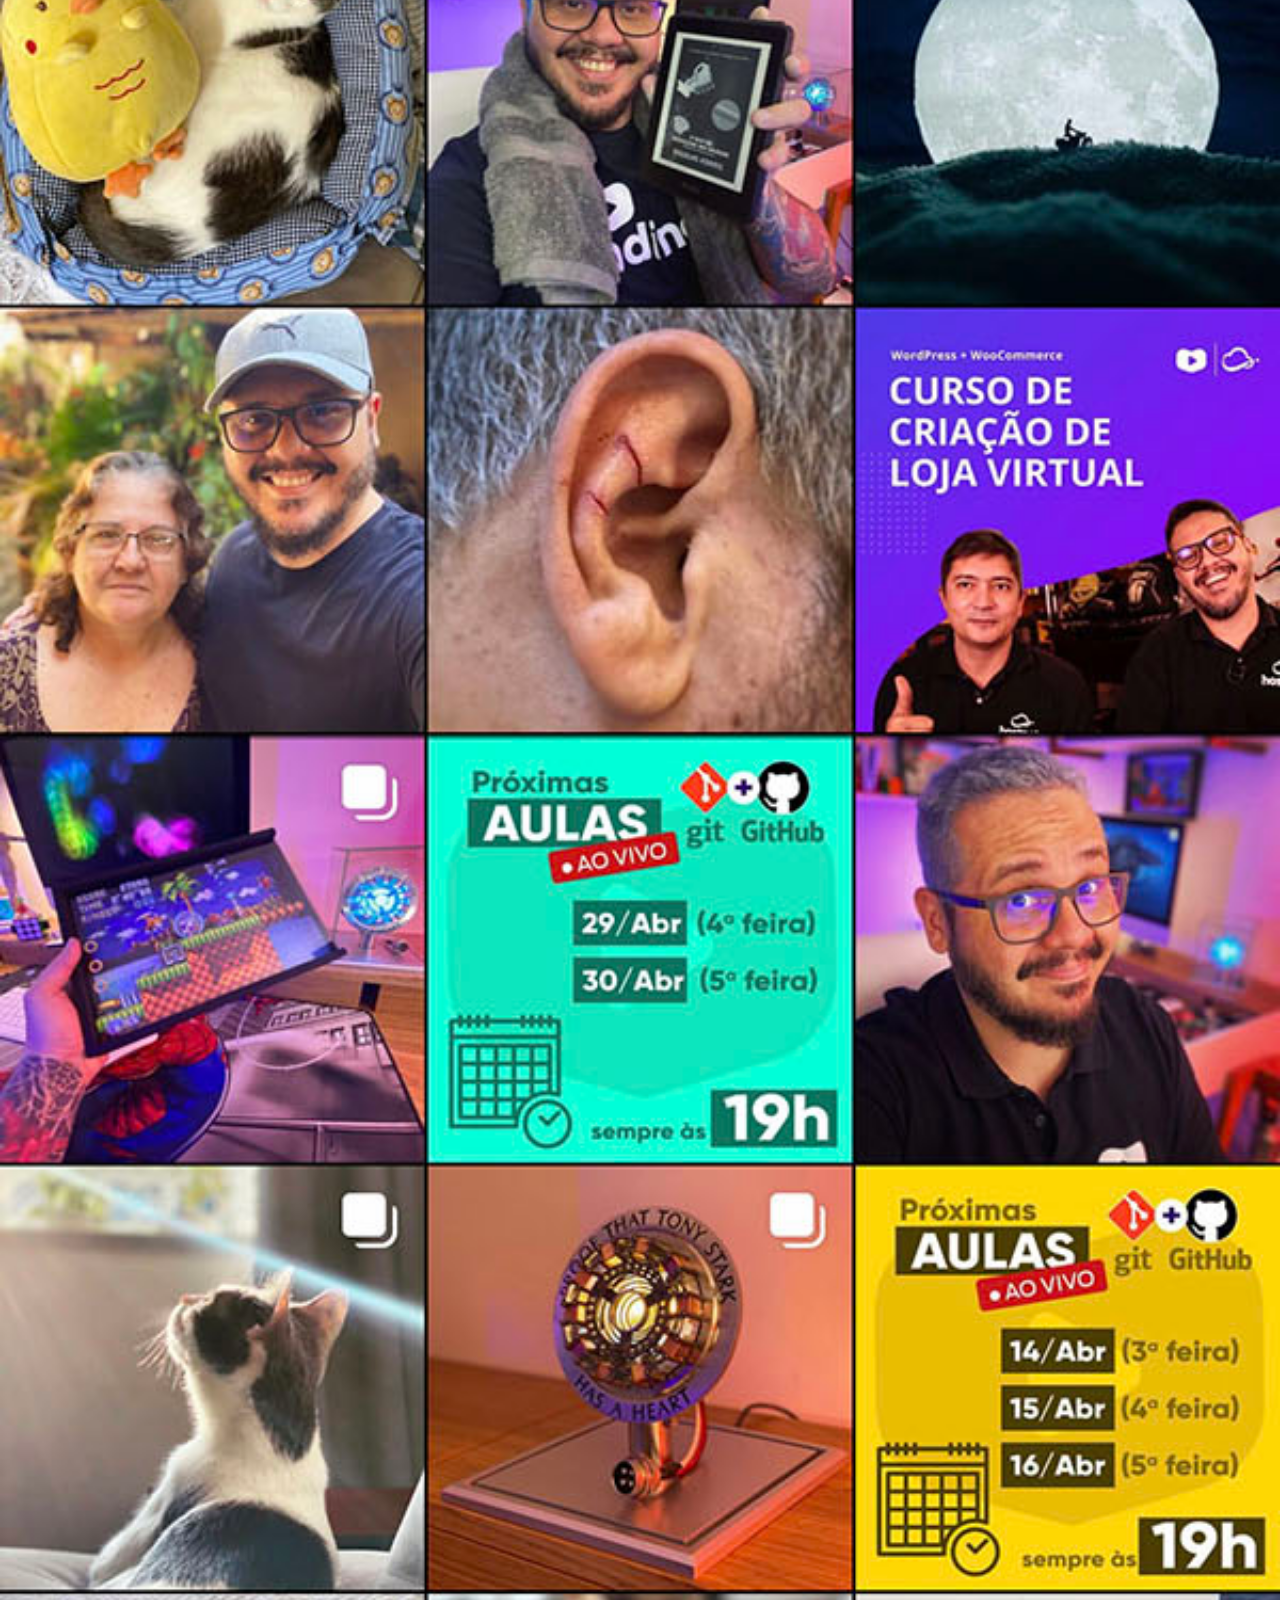
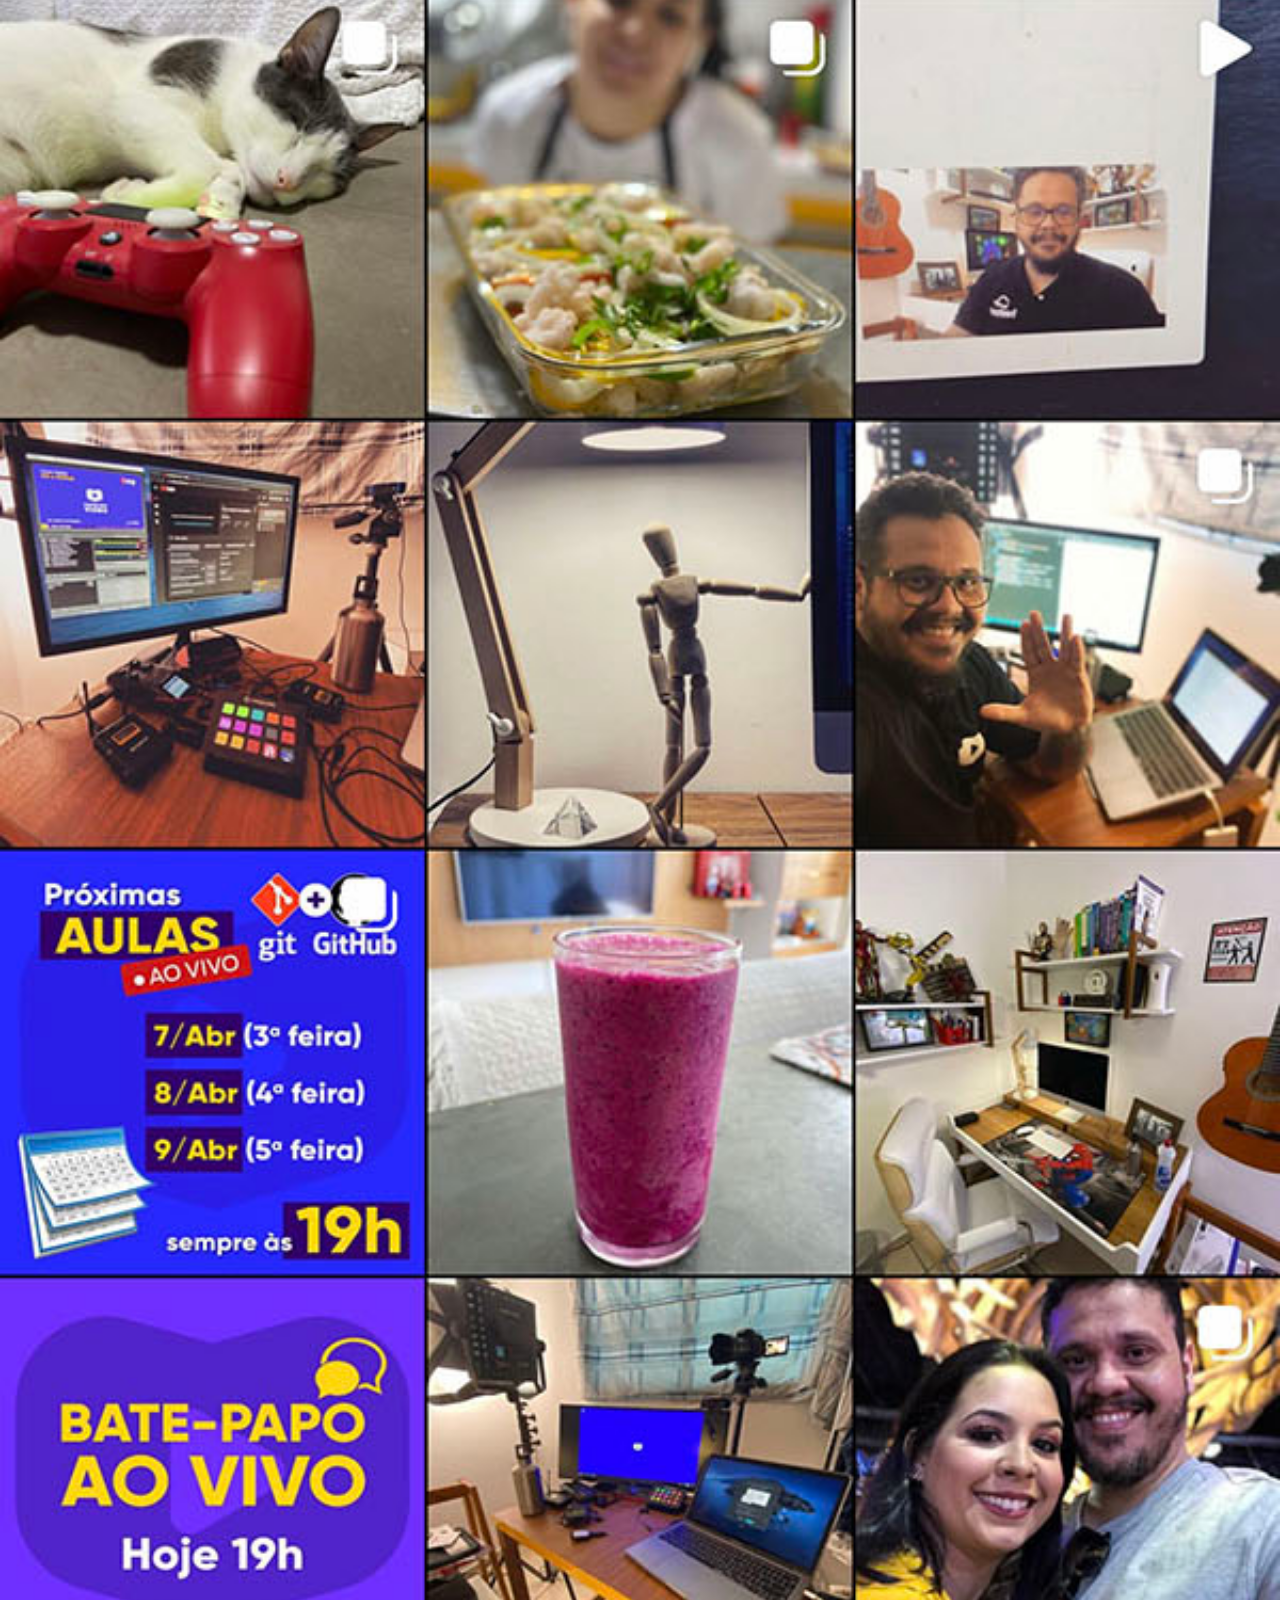
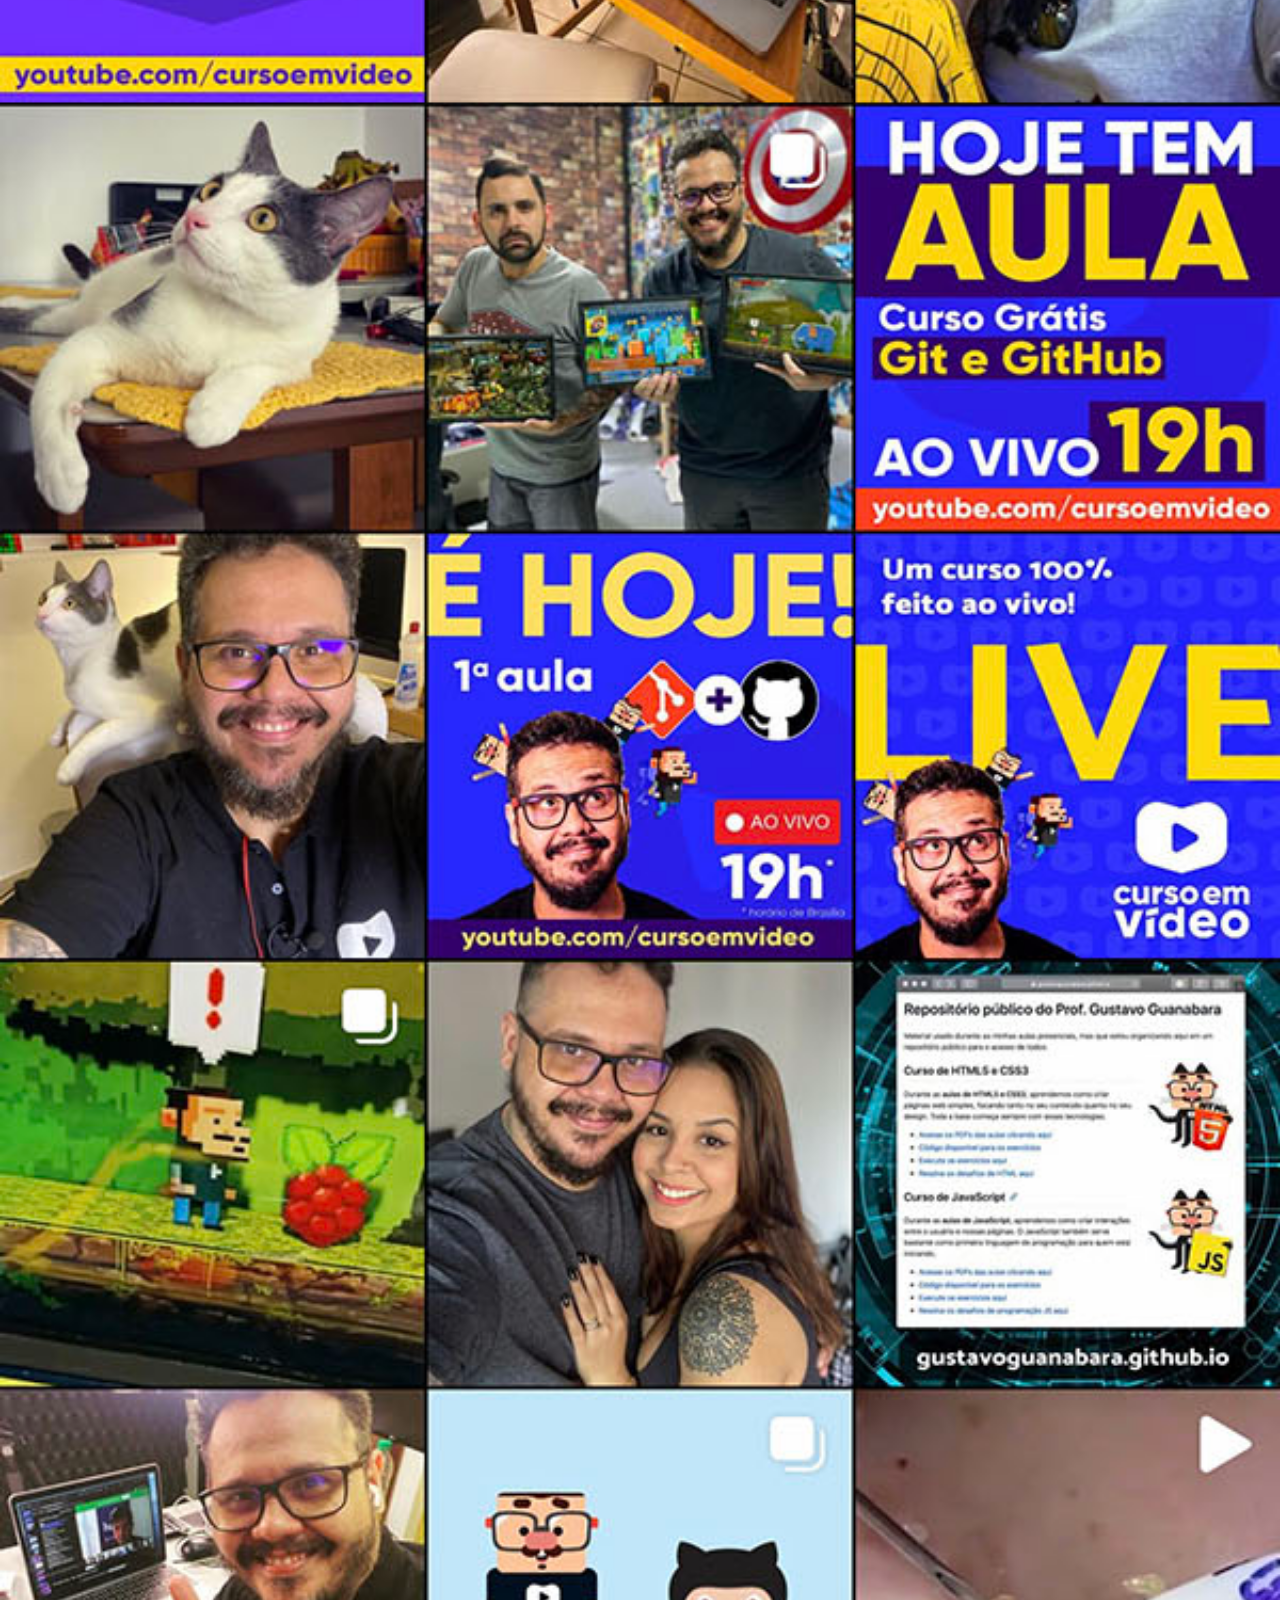
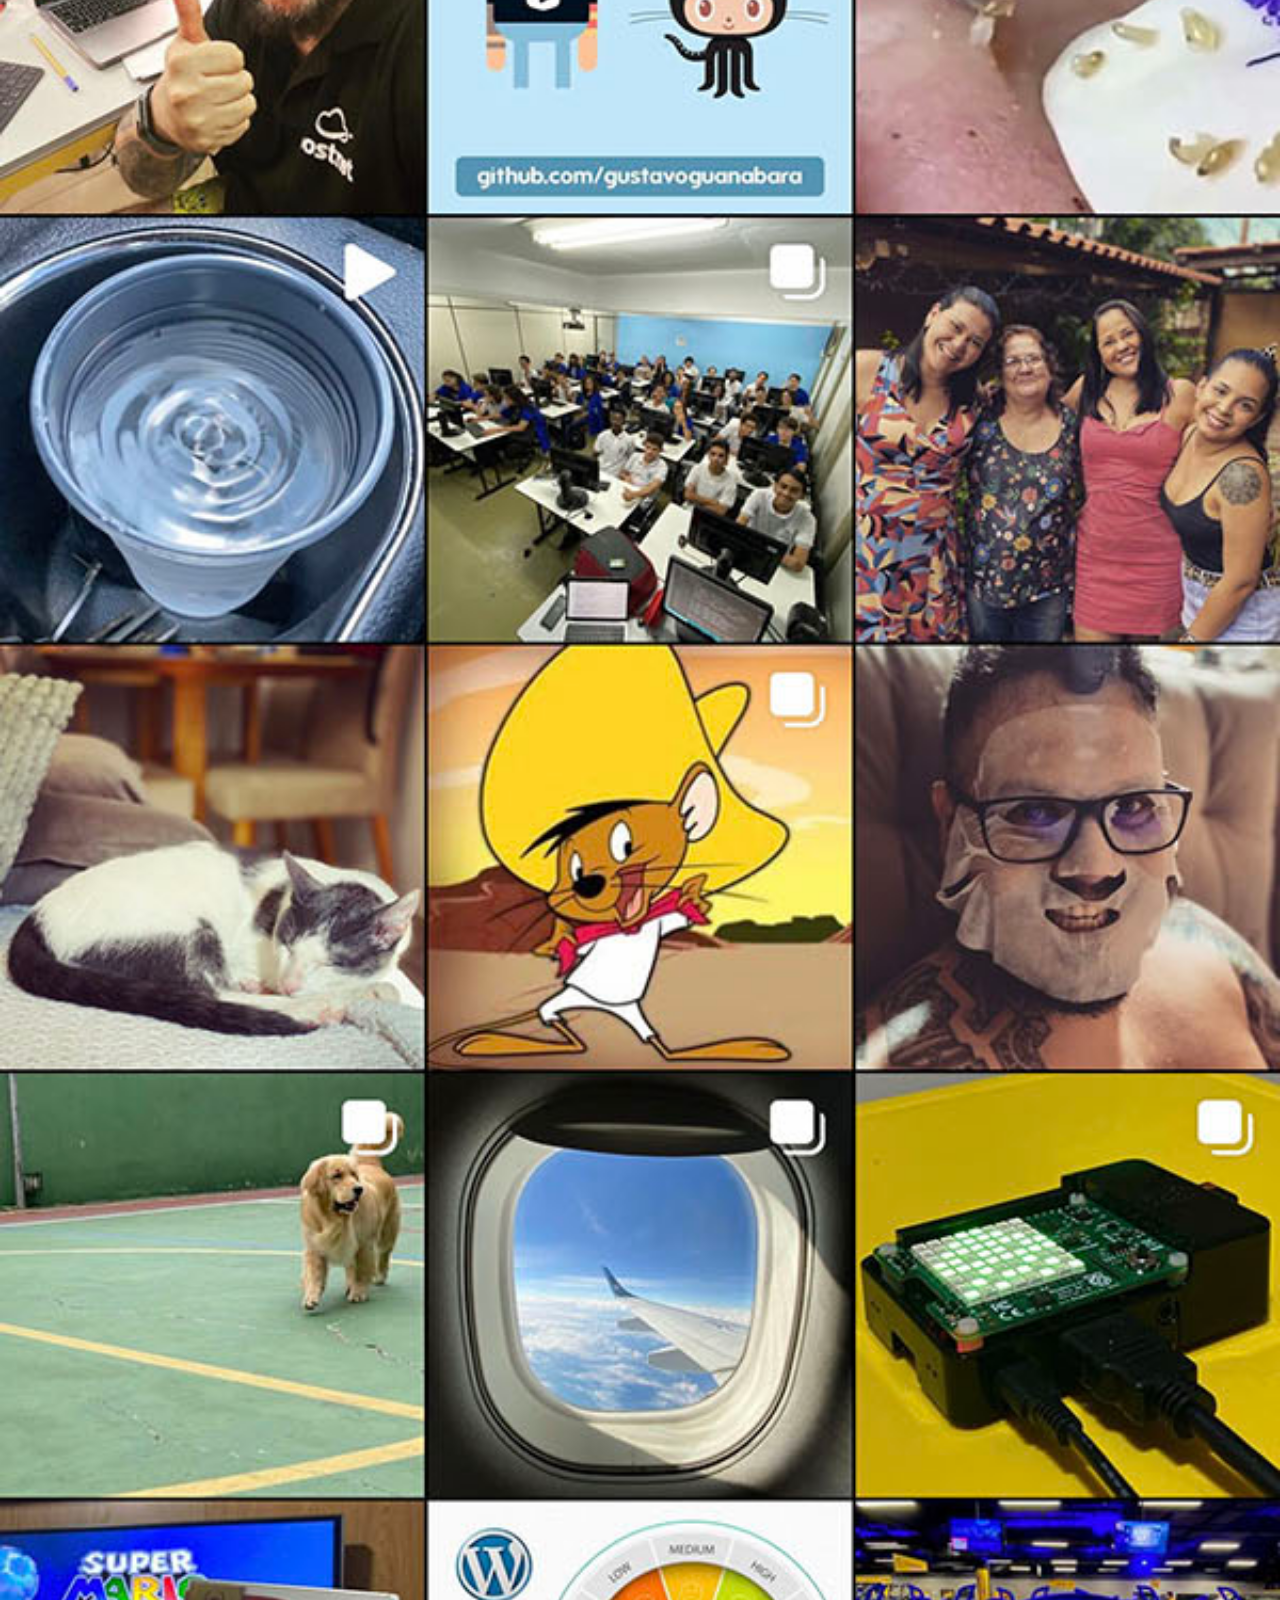
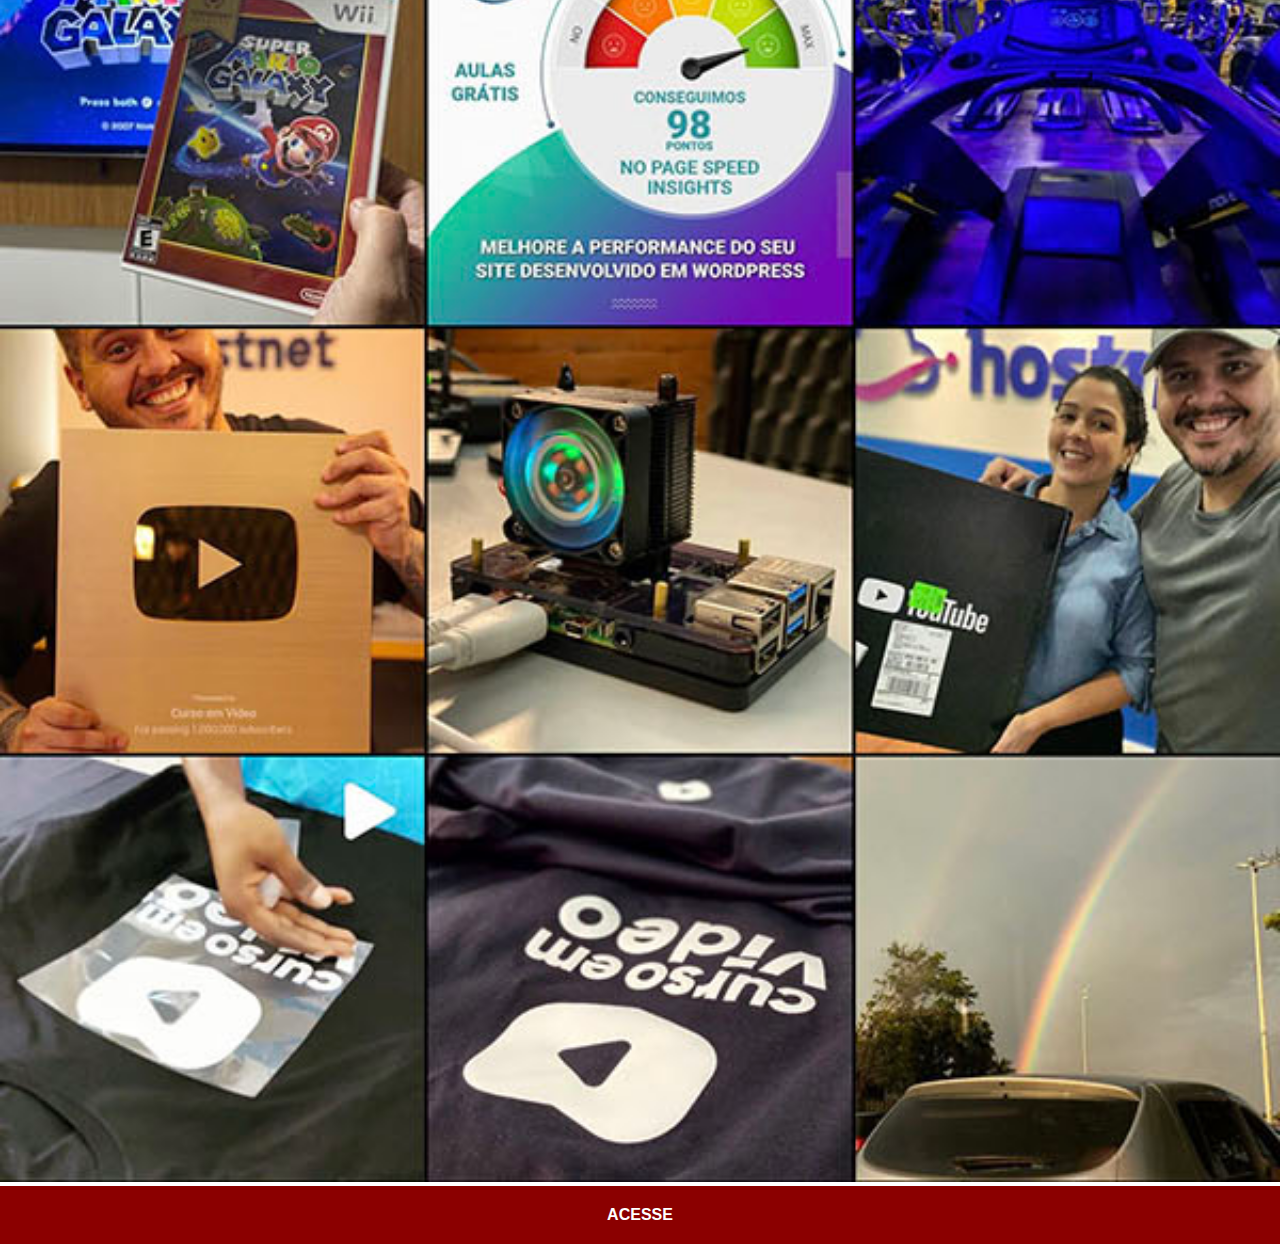
<file: instagram.html>
<!DOCTYPE html>
<html lang="pt-br">
<head>
    <meta charset="UTF-8">
    <meta http-equiv="X-UA-Compatible" content="IE=edge">
    <meta name="viewport" content="width=device-width, initial-scale=1.0">
    <title>Github</title>
    <link rel="stylesheet" href="estilos/social.css">
</head>


<body>

    <img src="./imagens/tela-instagram.jpg"  alt="Instagram">
    <a href="https://www.instagram.com/gustavoguanabara/" target="_black">ACESSE</a>
    
</body>
</html>
</file>
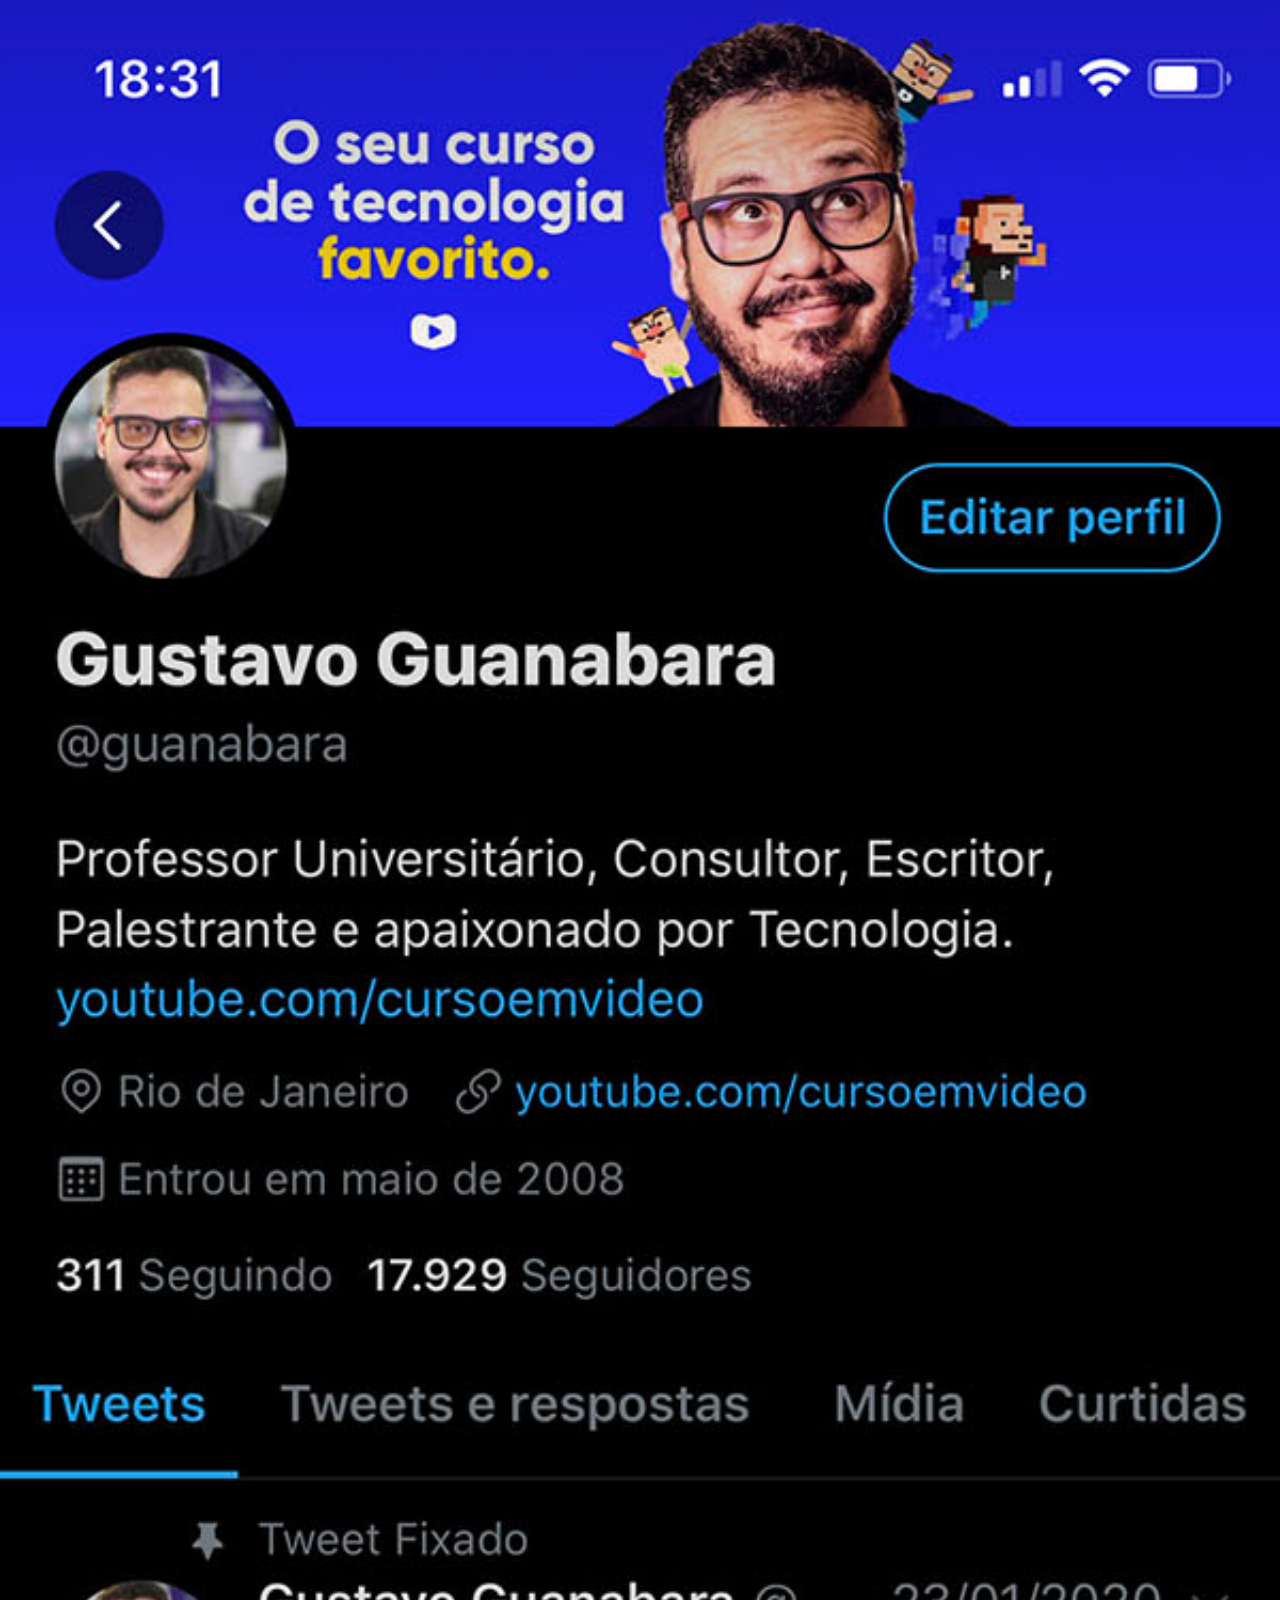
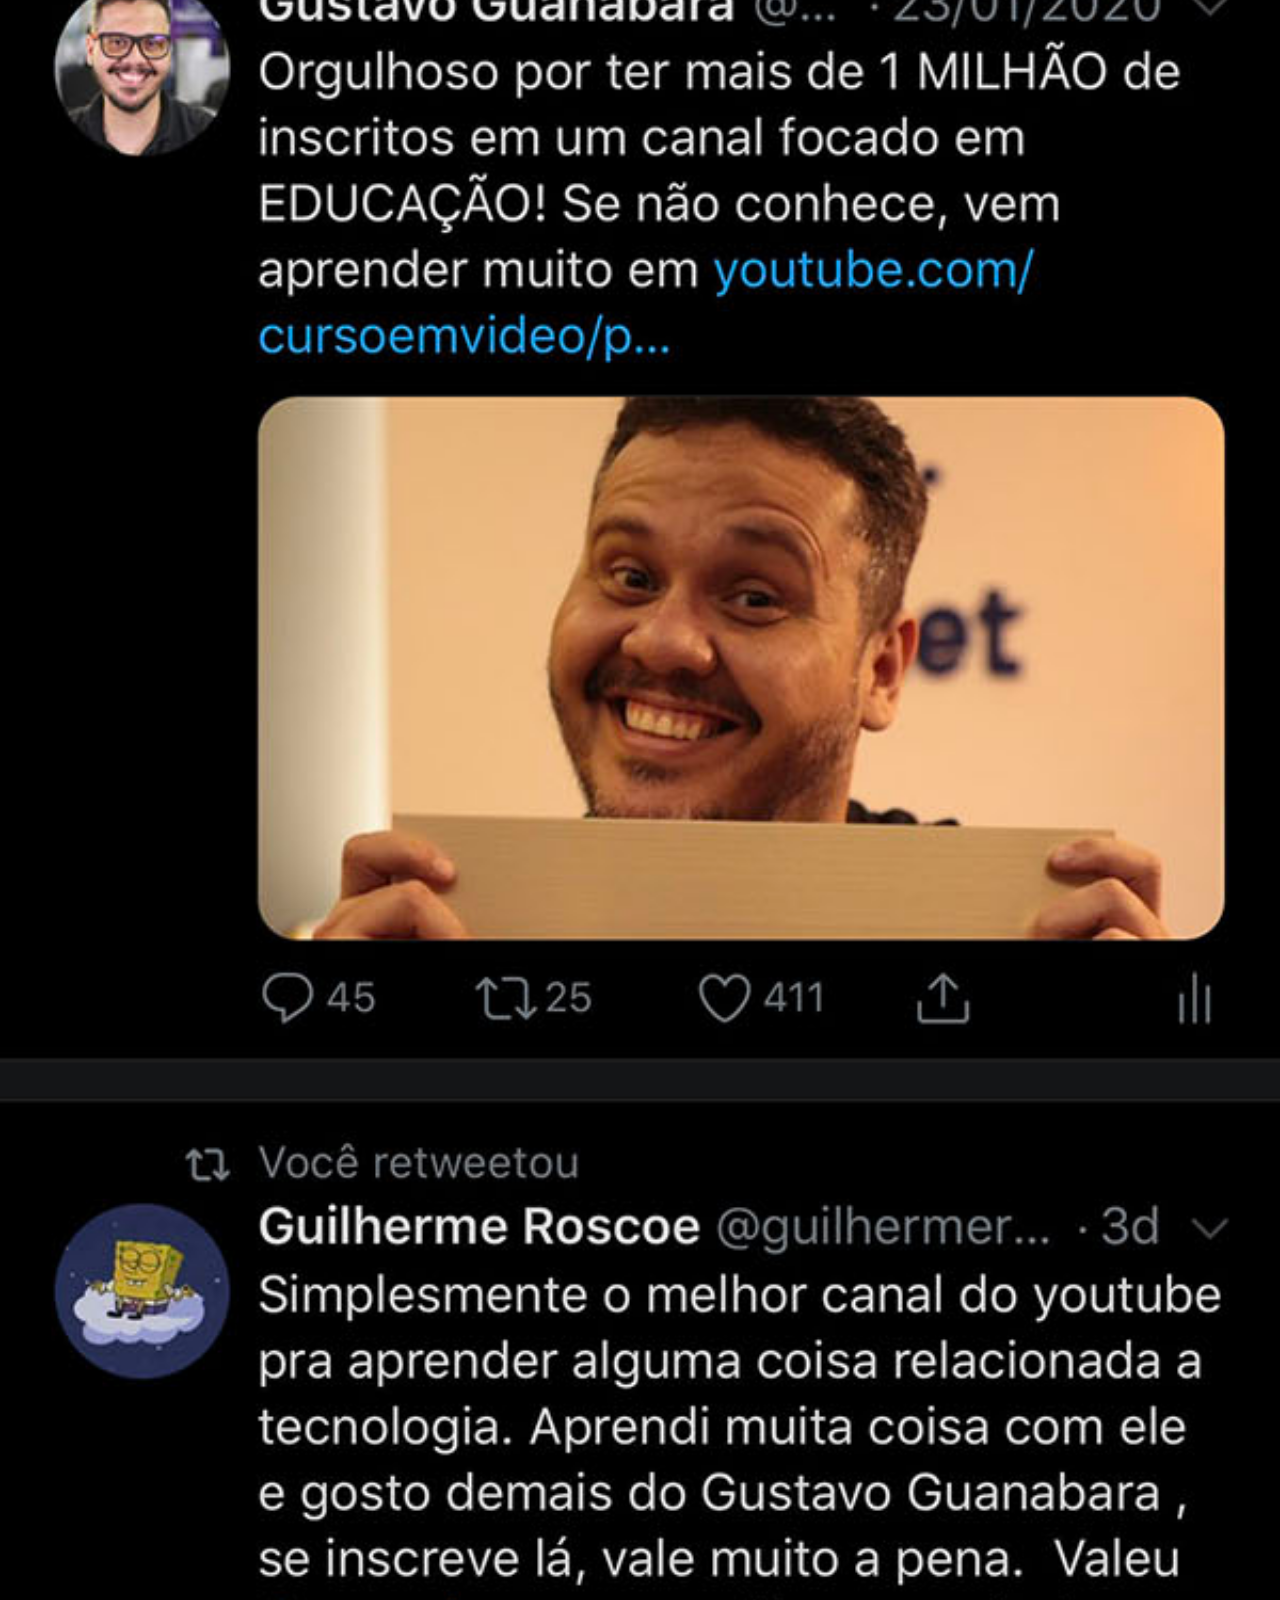
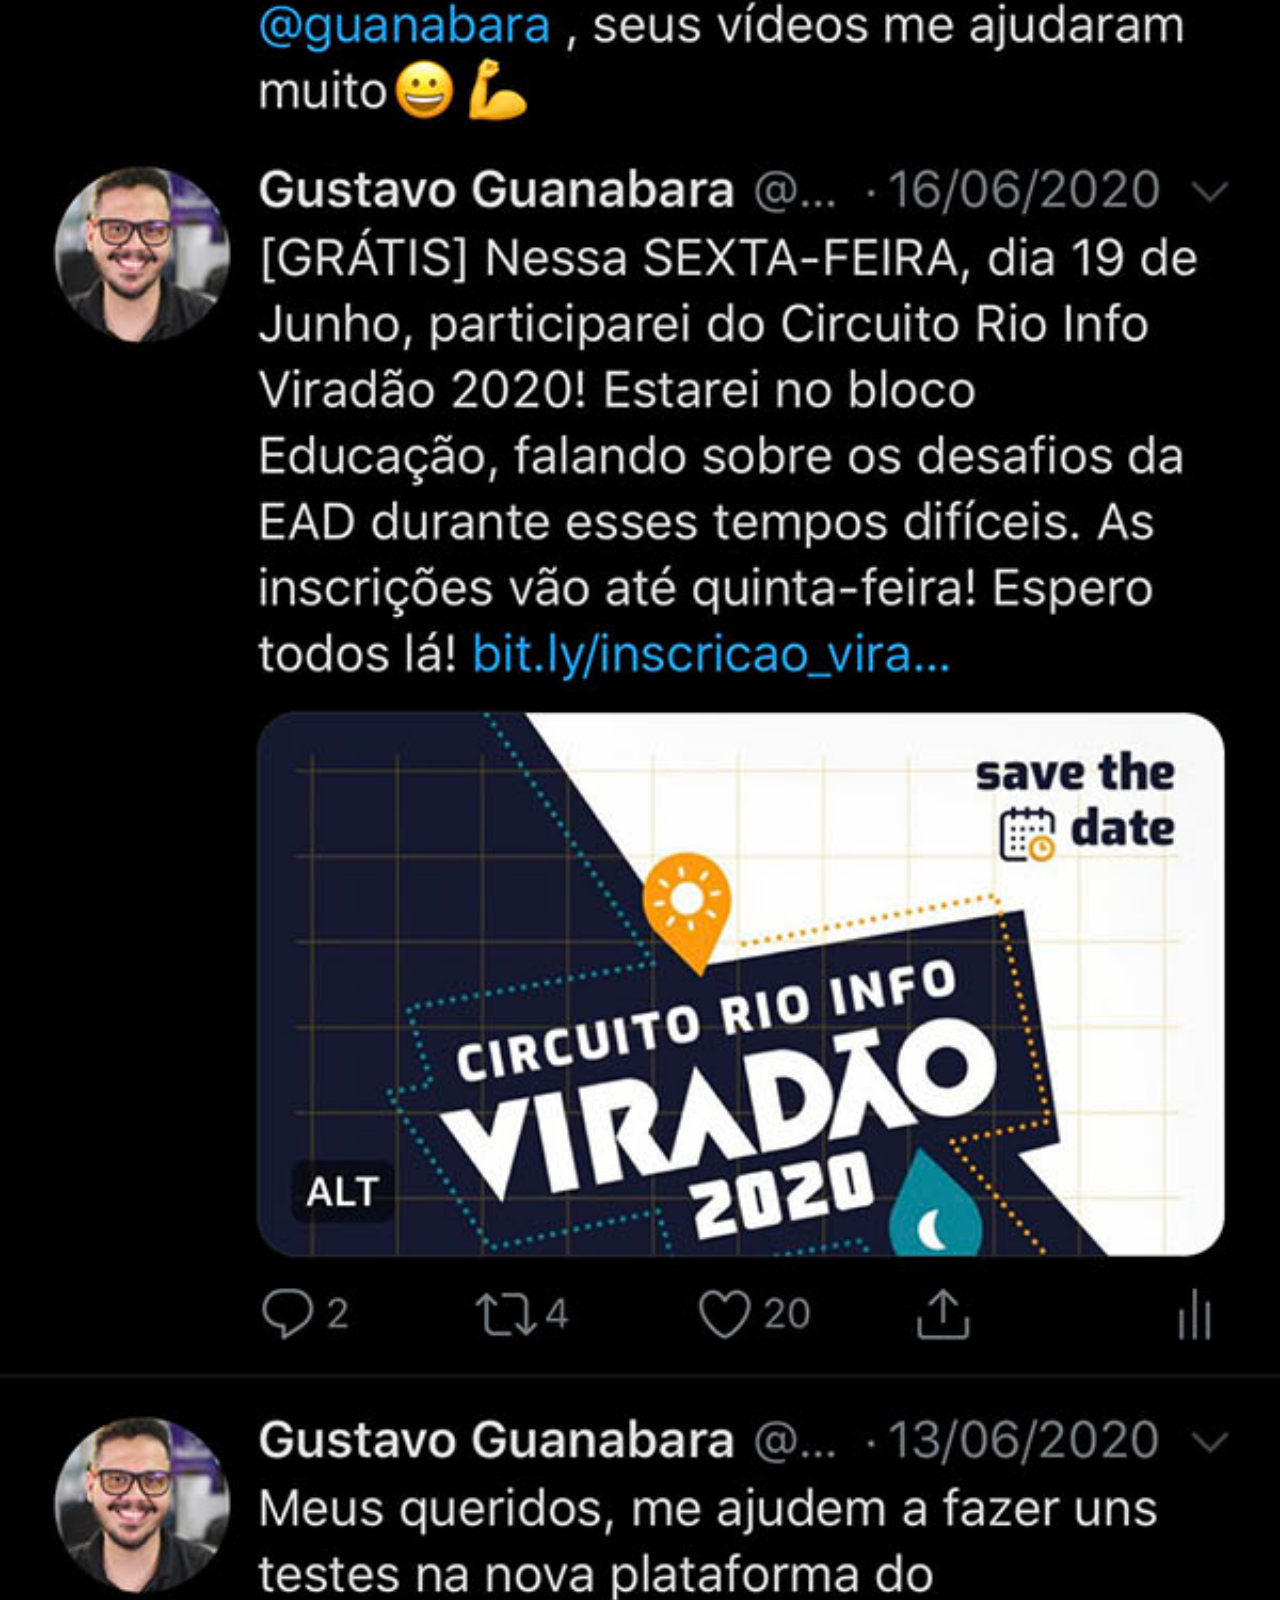
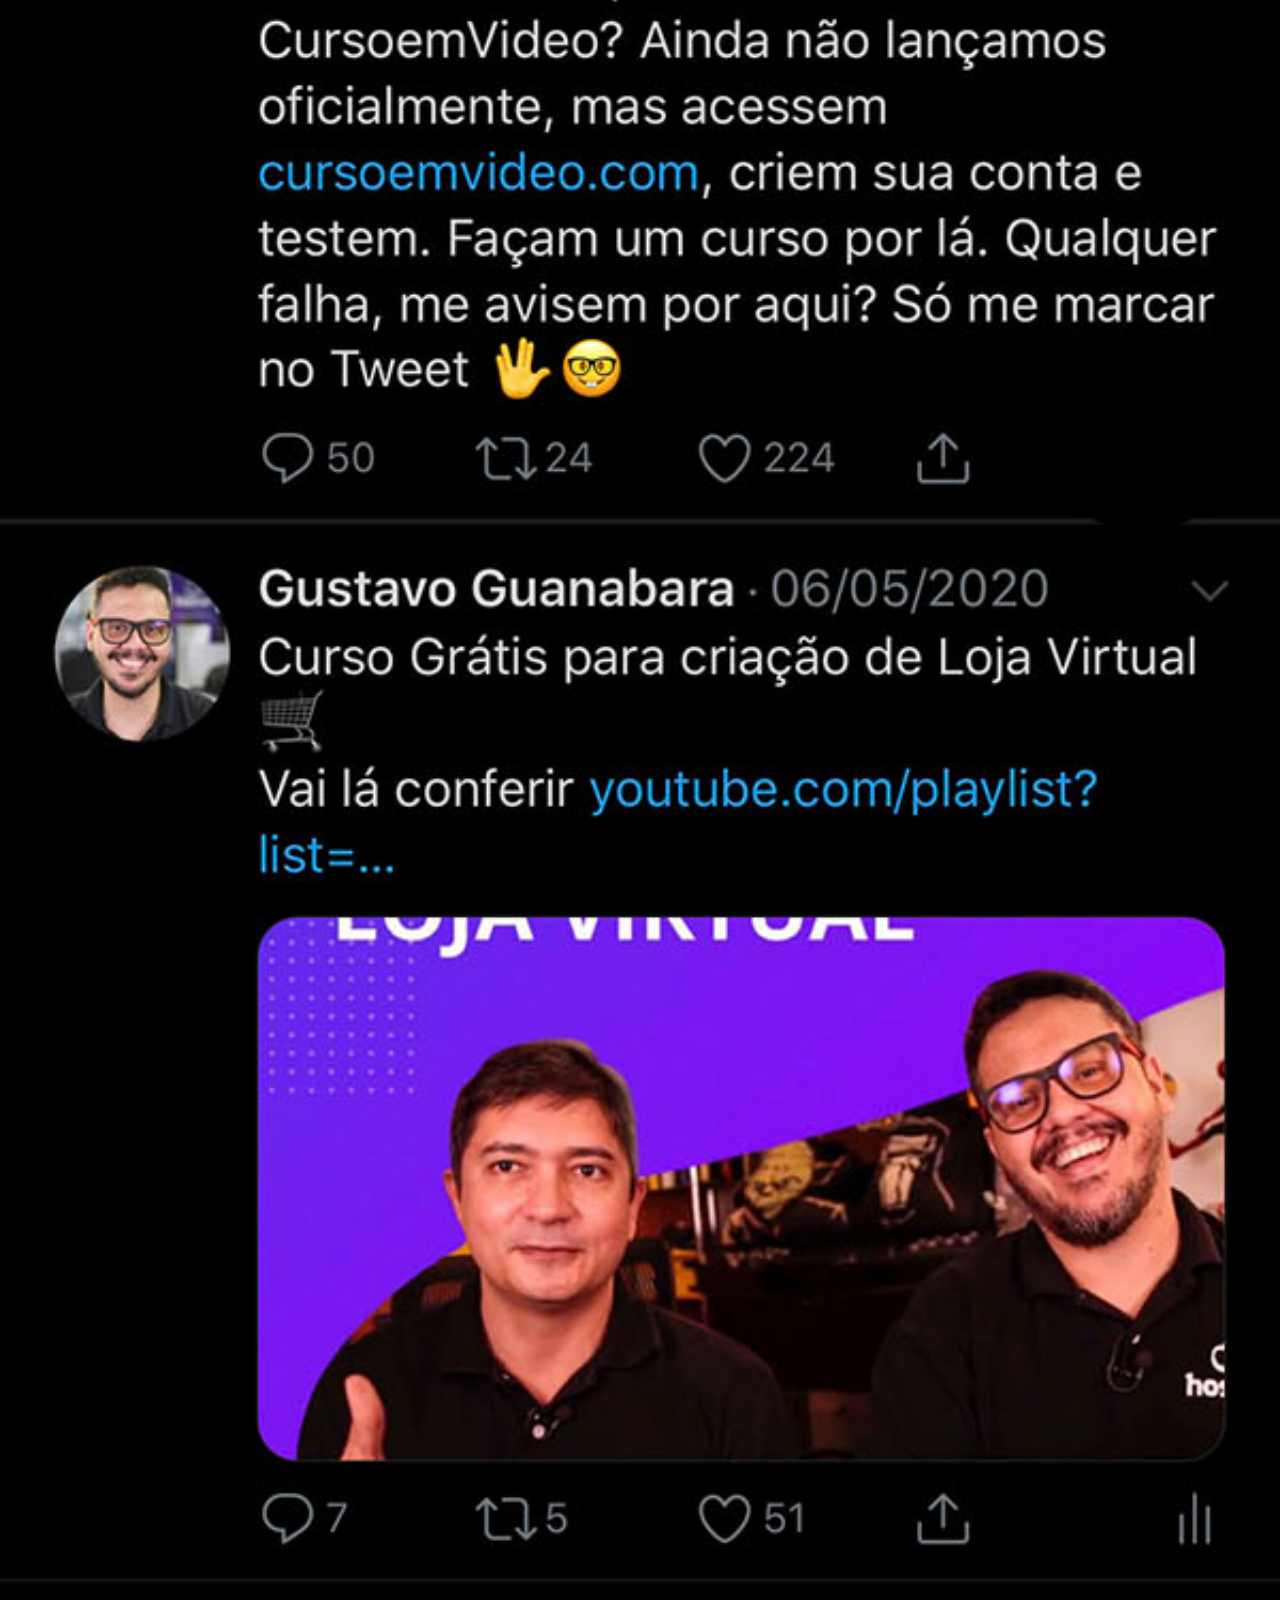
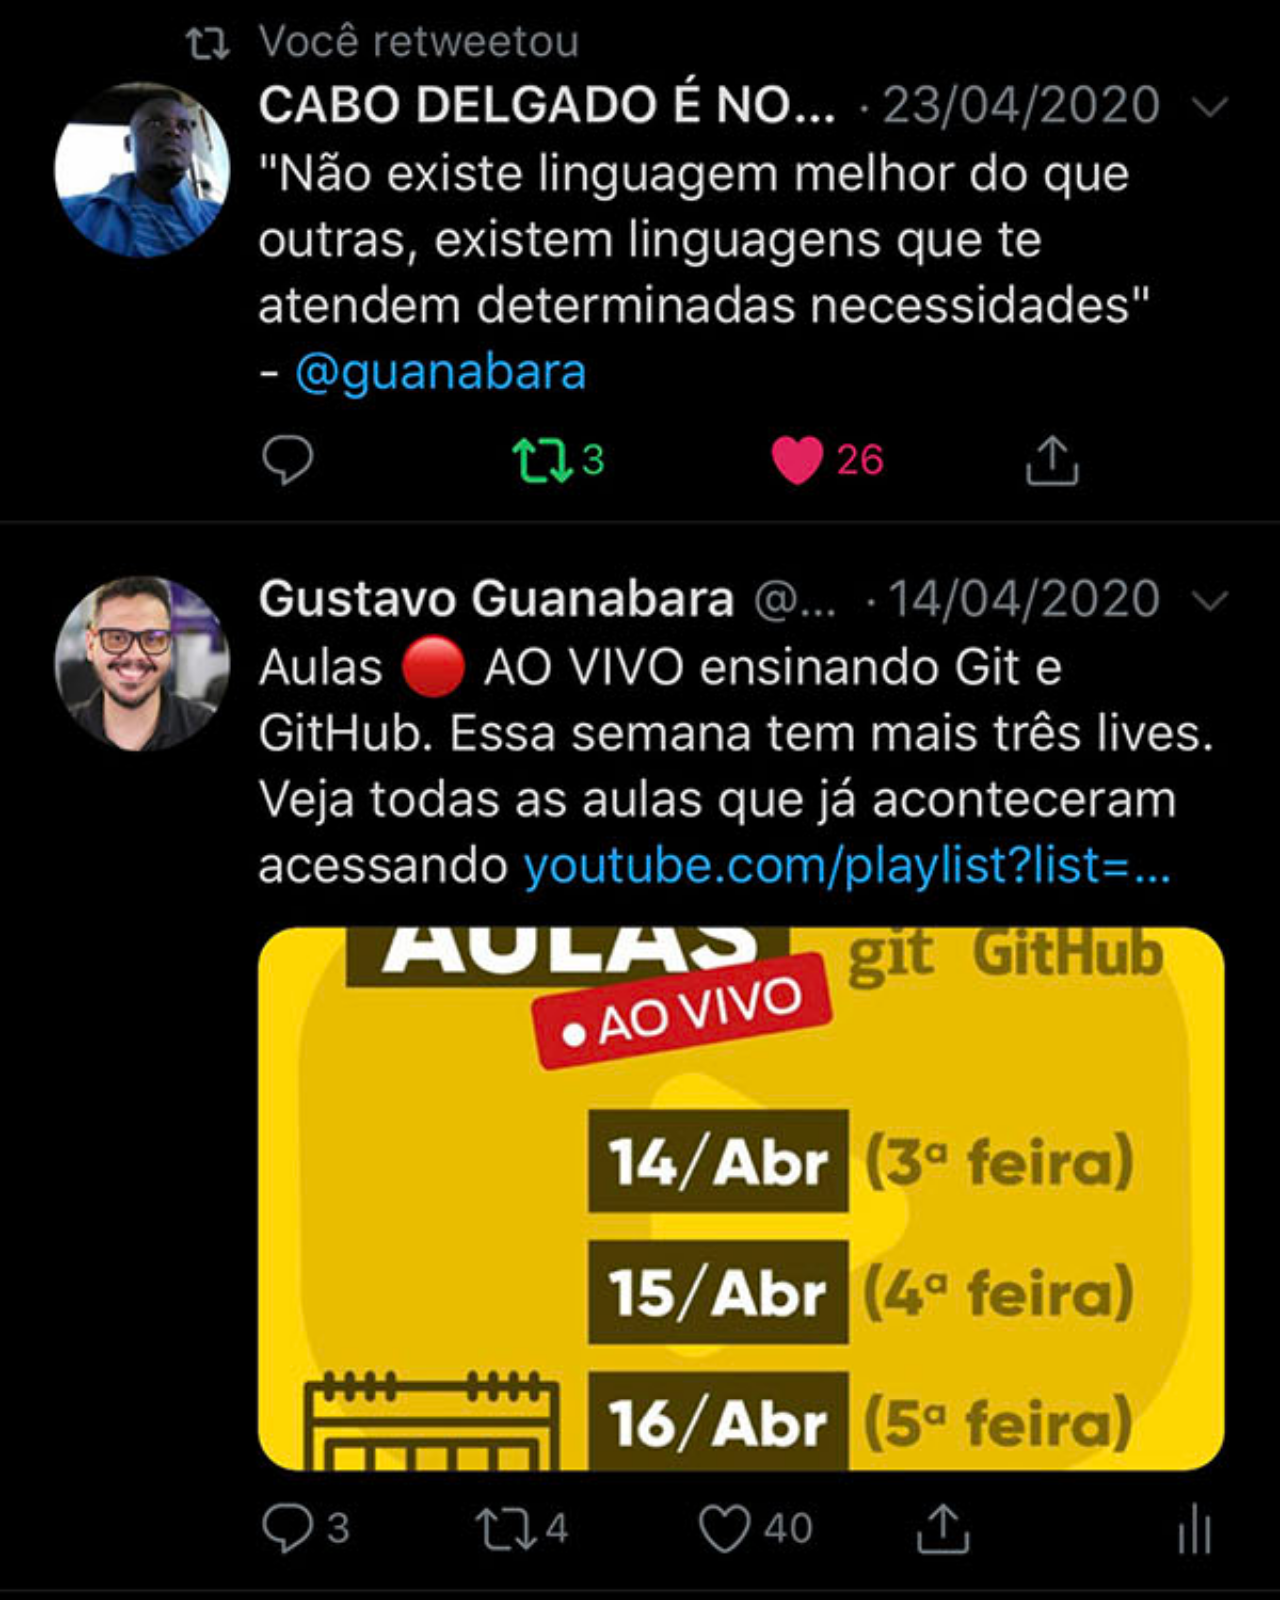
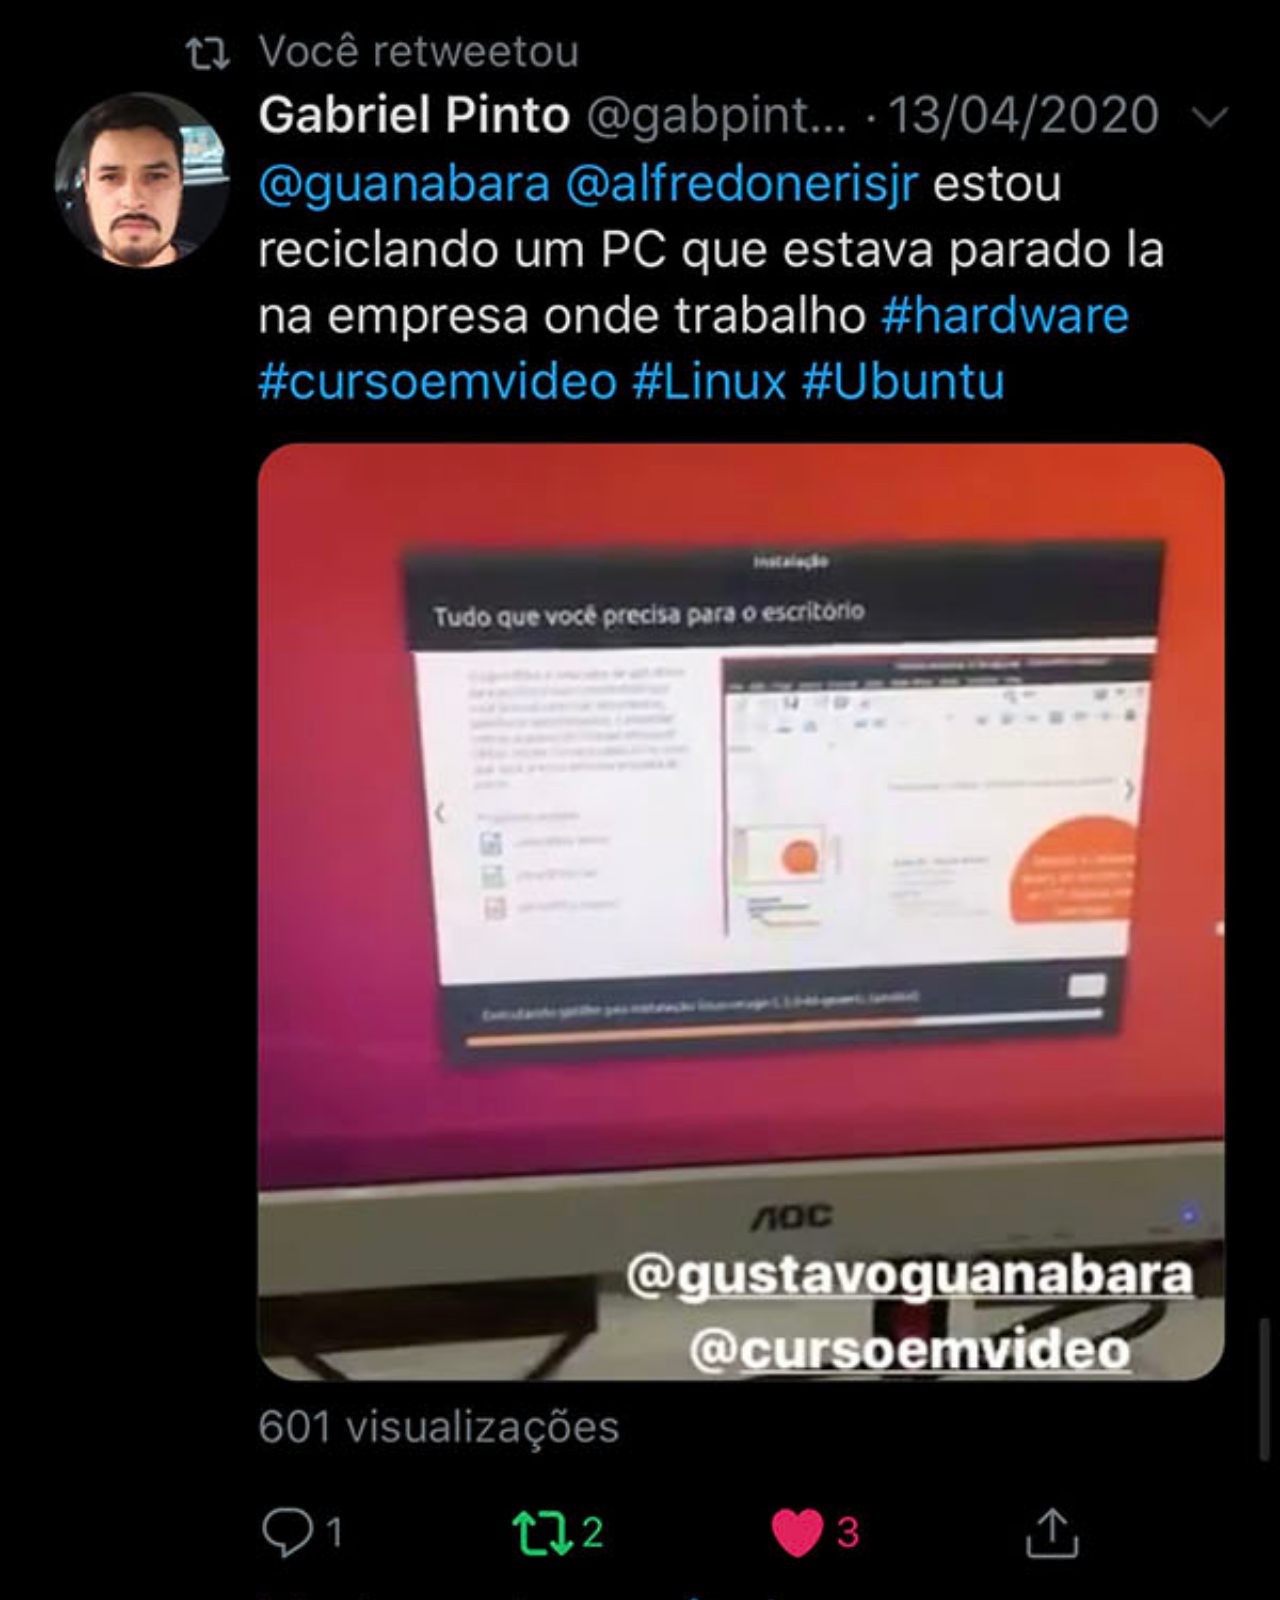
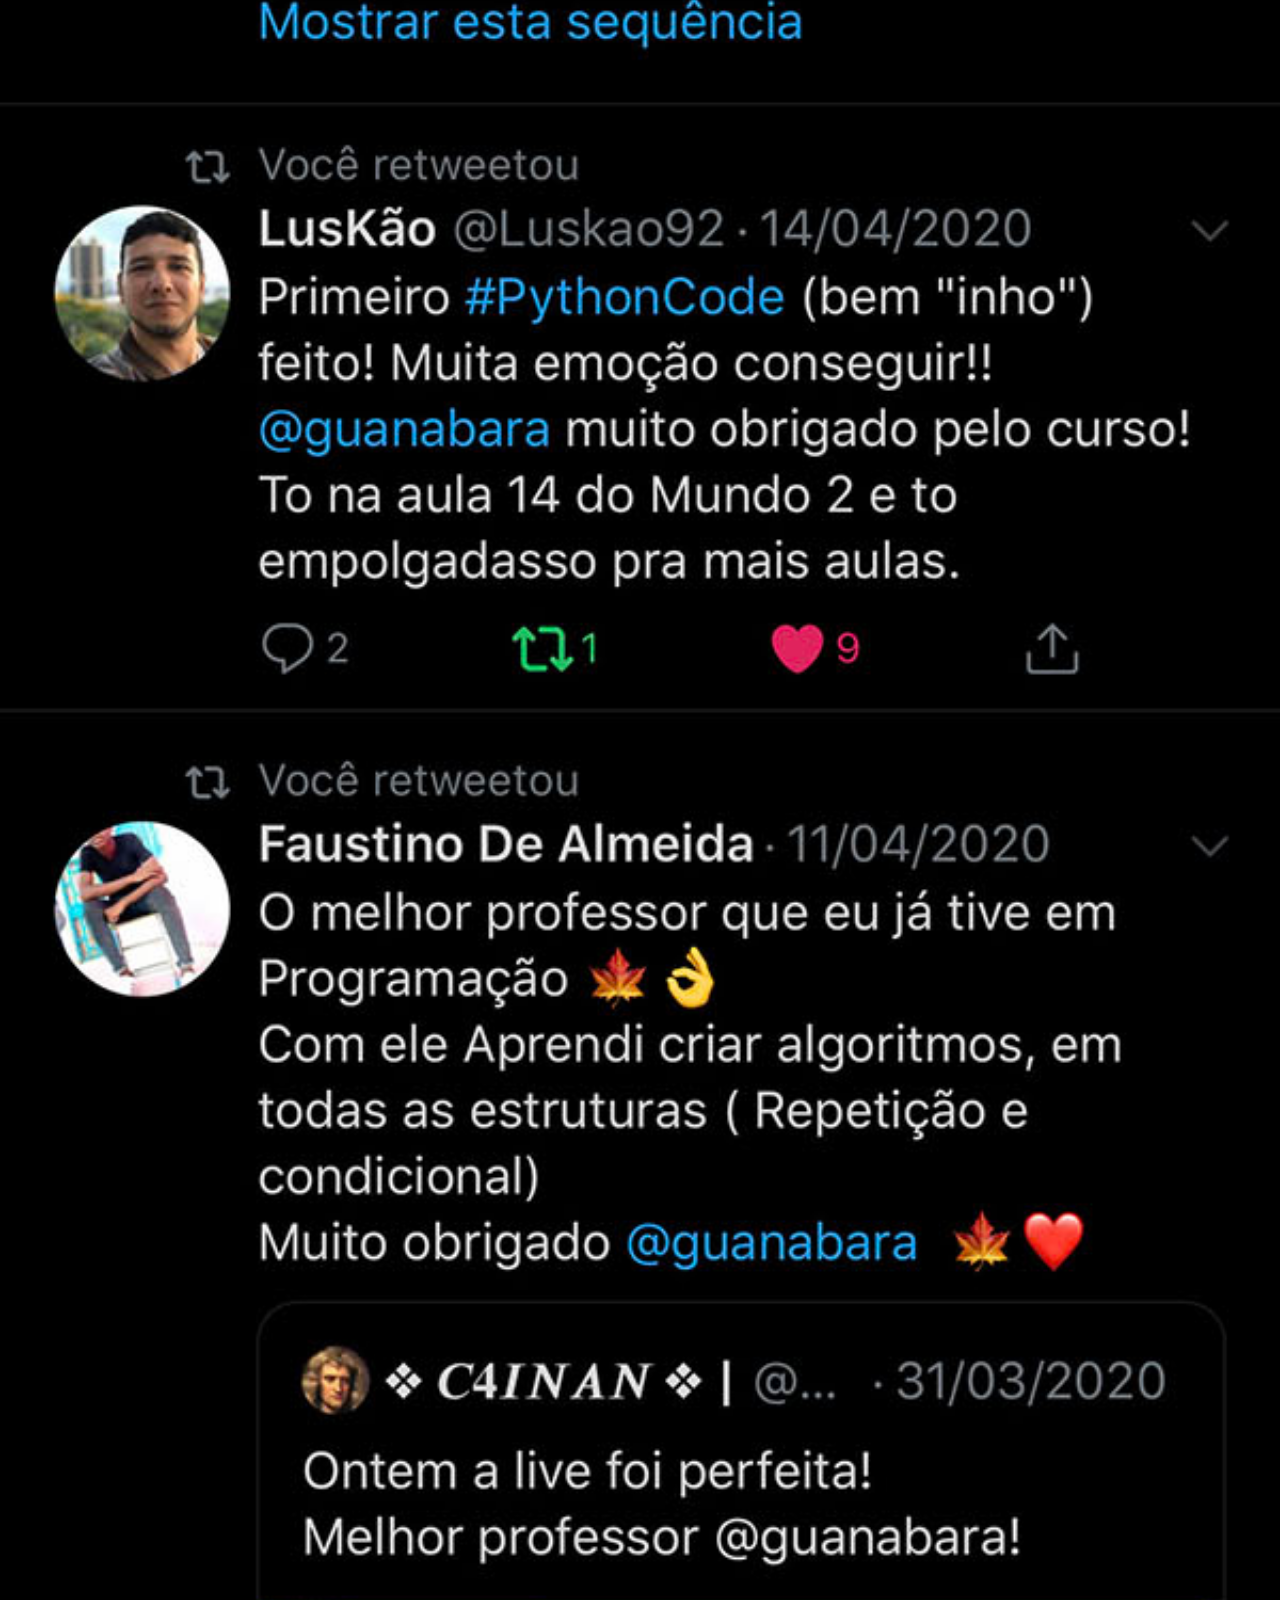
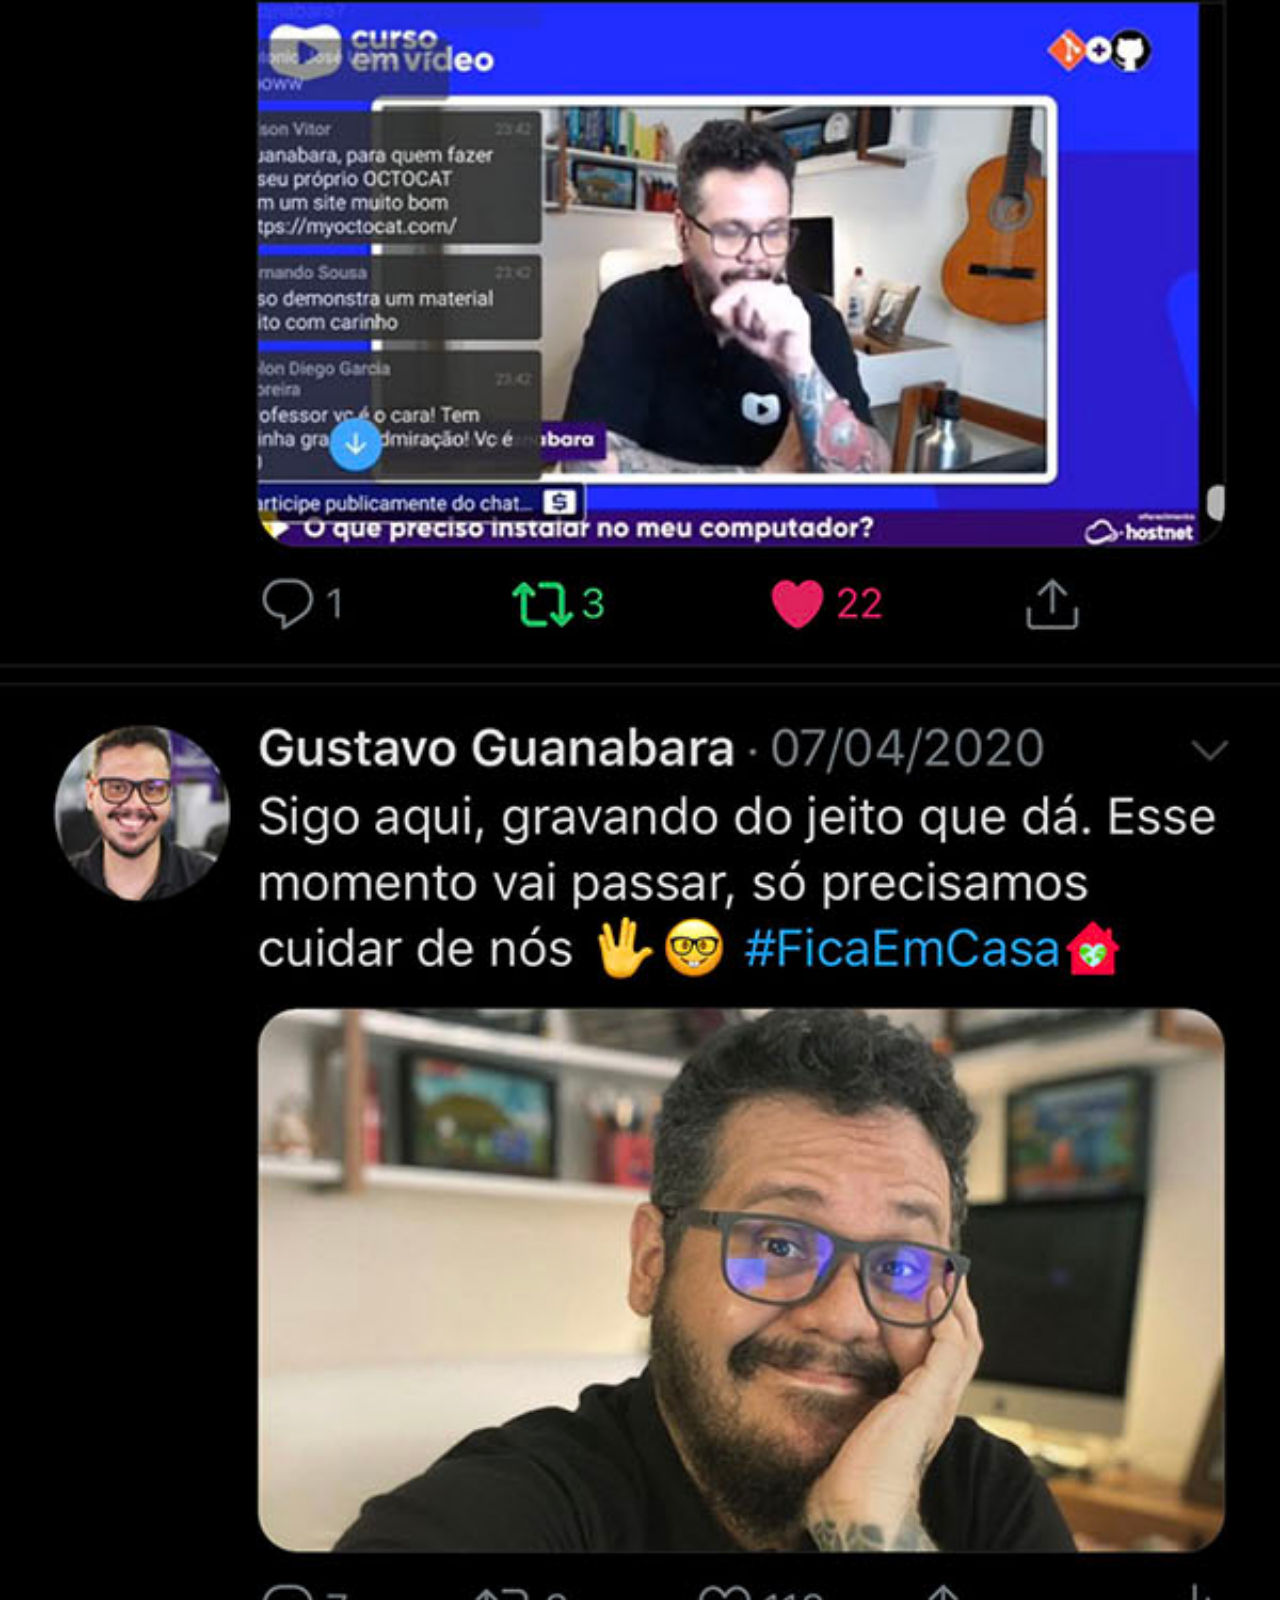
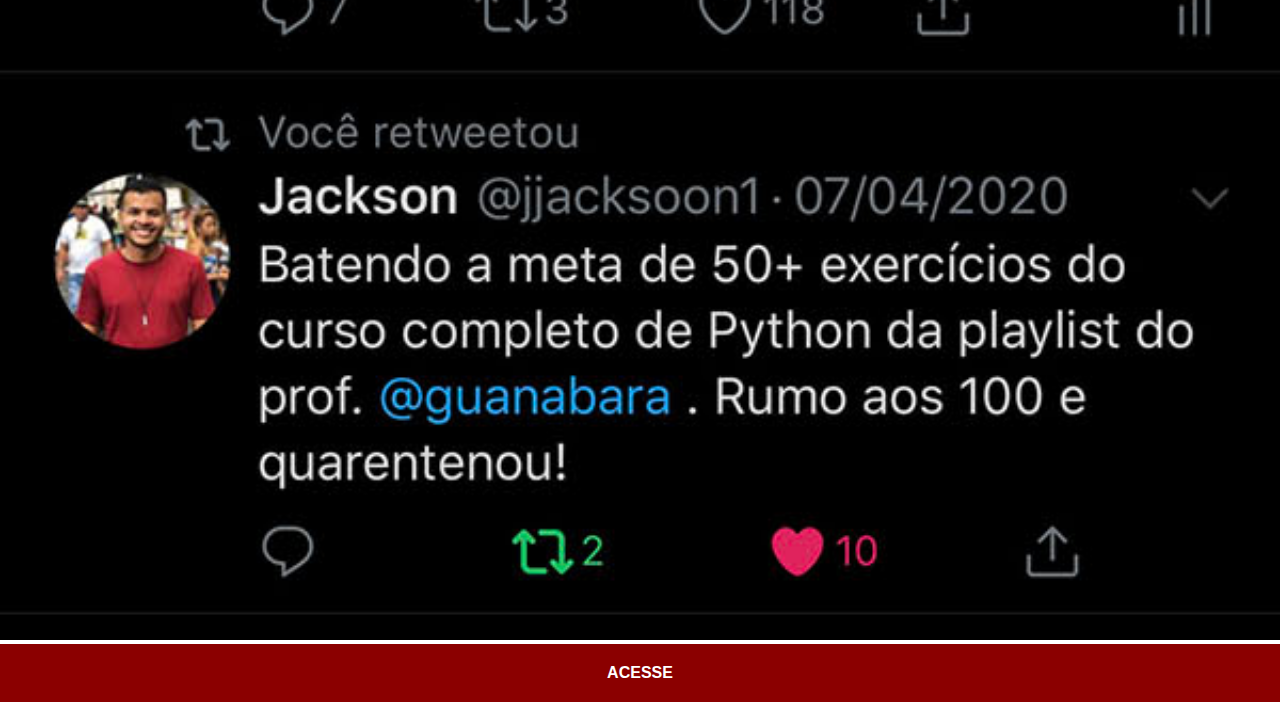
<file: twitter.html>
<!DOCTYPE html>
<html lang="pt-br">
<head>
    <meta charset="UTF-8">
    <meta http-equiv="X-UA-Compatible" content="IE=edge">
    <meta name="viewport" content="width=device-width, initial-scale=1.0">
    <title>Github</title>
    <link rel="stylesheet" href="estilos/social.css">
</head>


<body>

    <img src="./imagens/tela-twitter.jpg"  alt="twitter">
    <a href="https://www.twitter.com/gustavoguanabara/" target="_black">ACESSE</a>
    
</body>
</html>
</file>
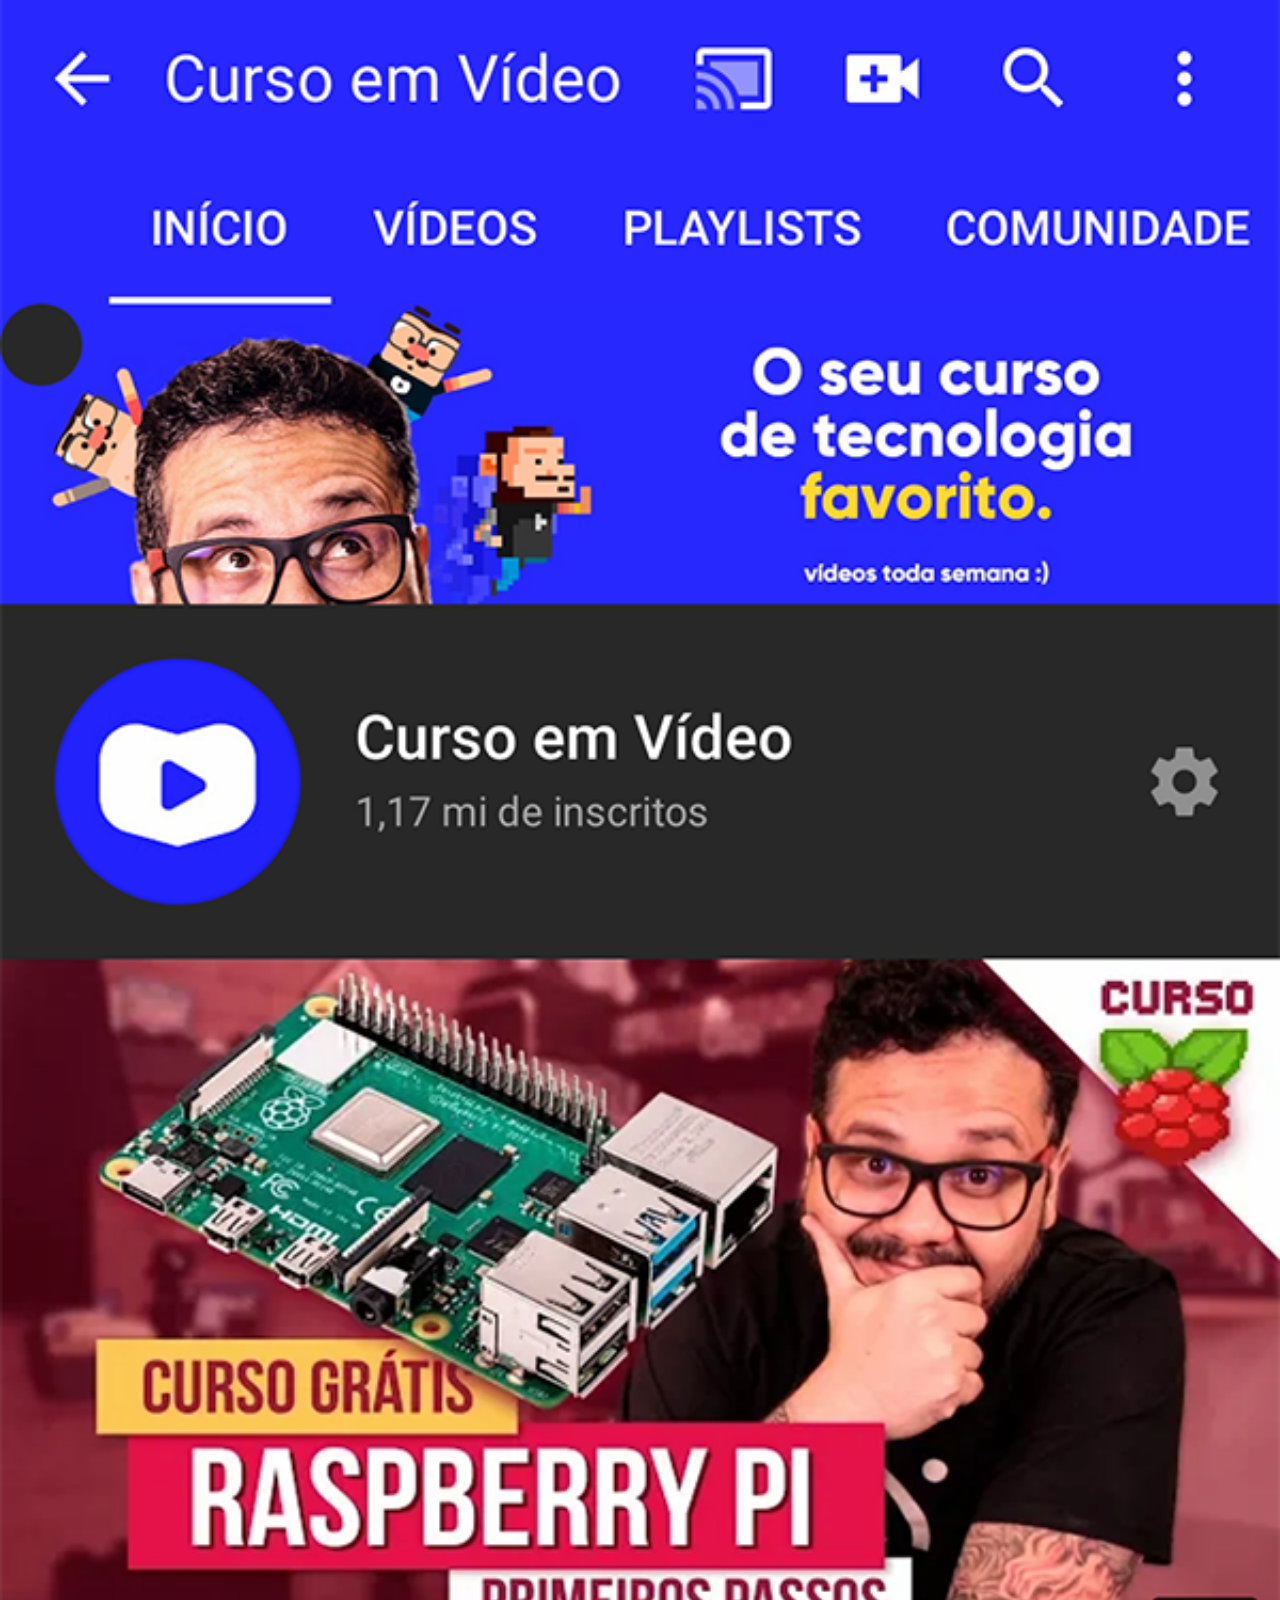
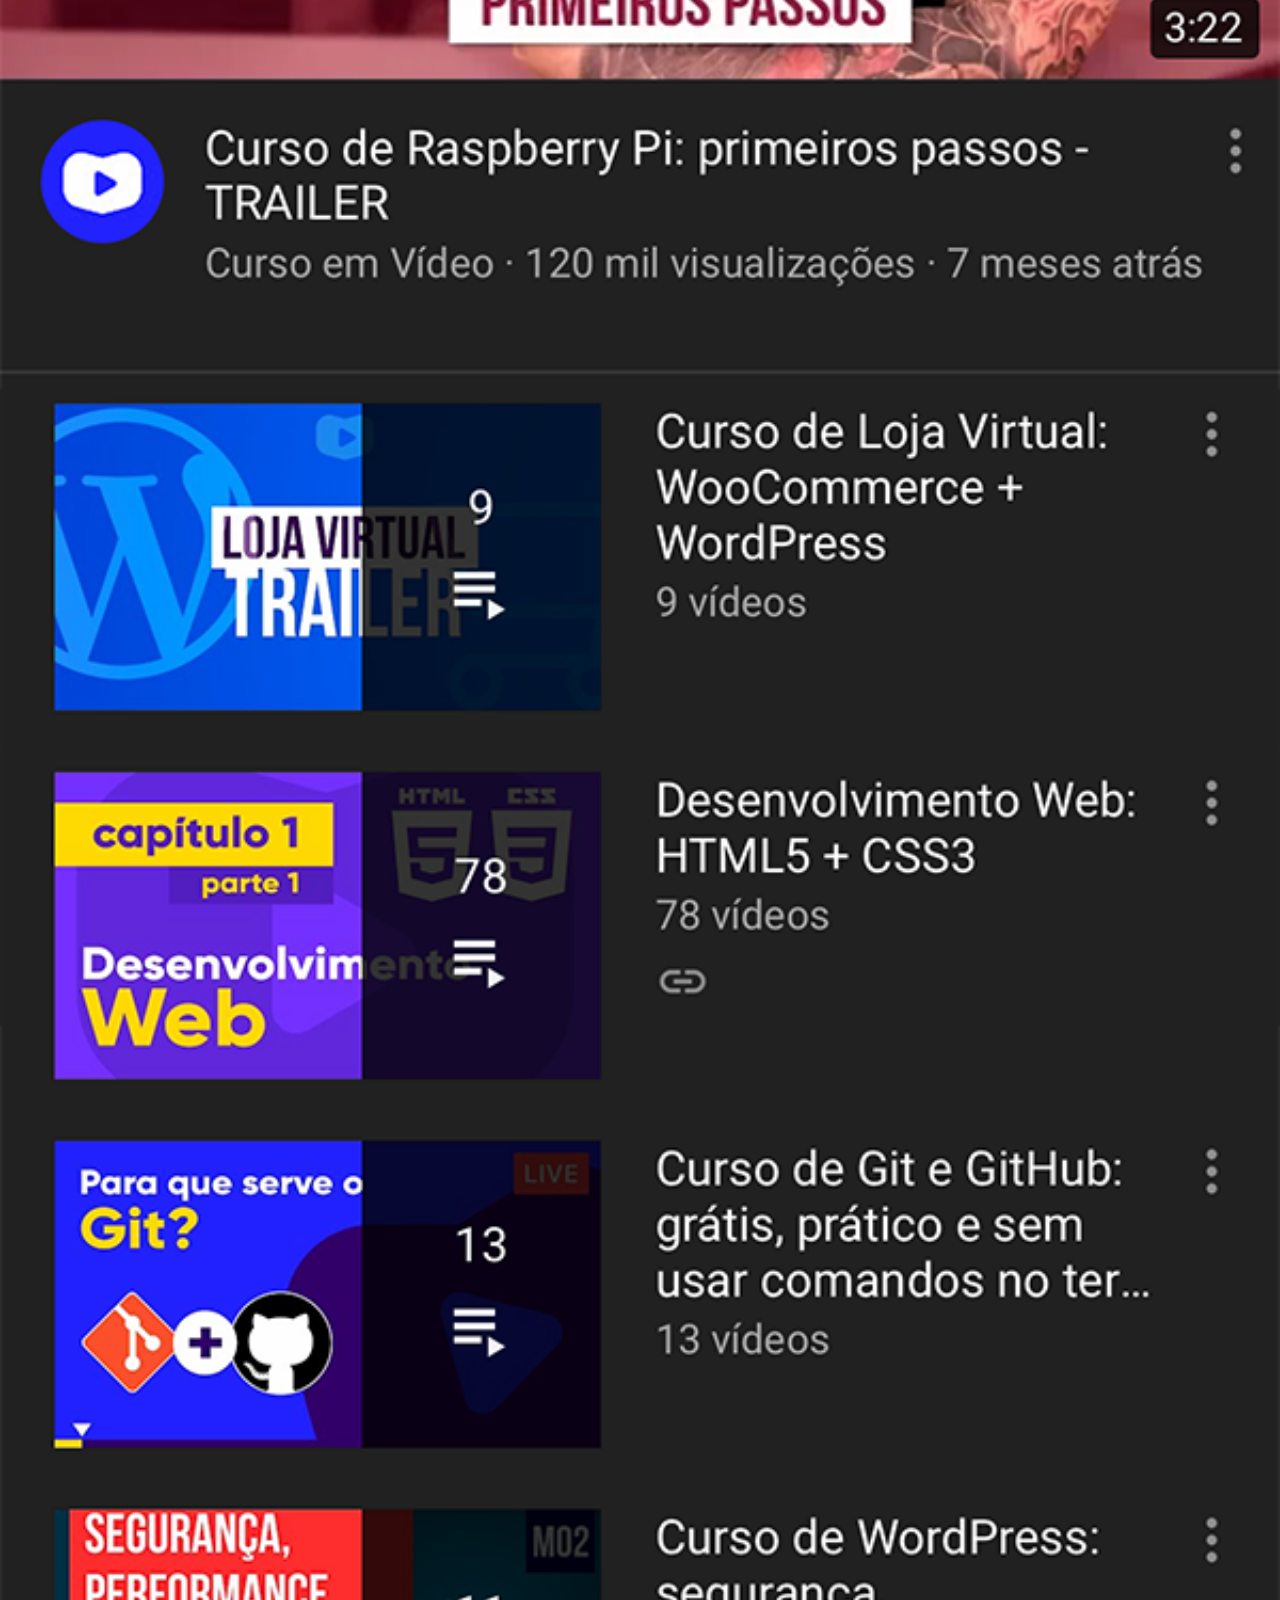
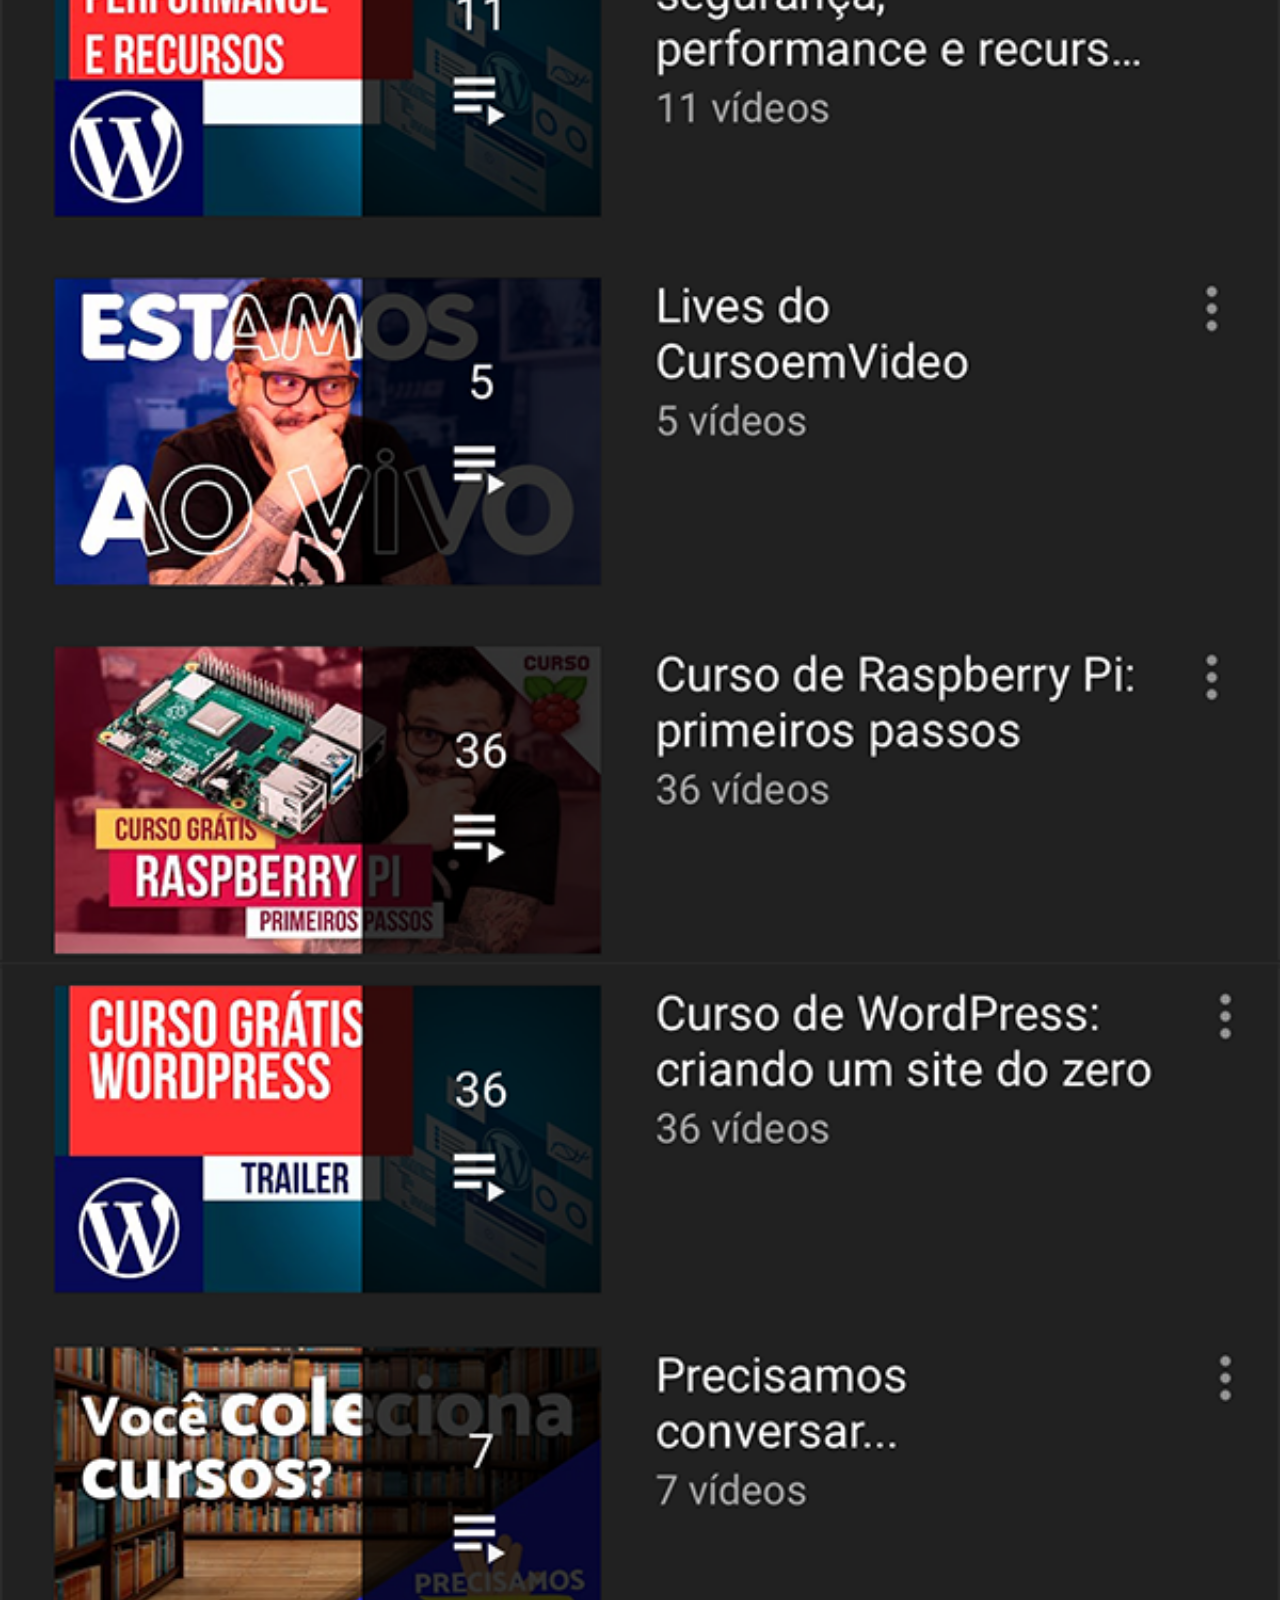
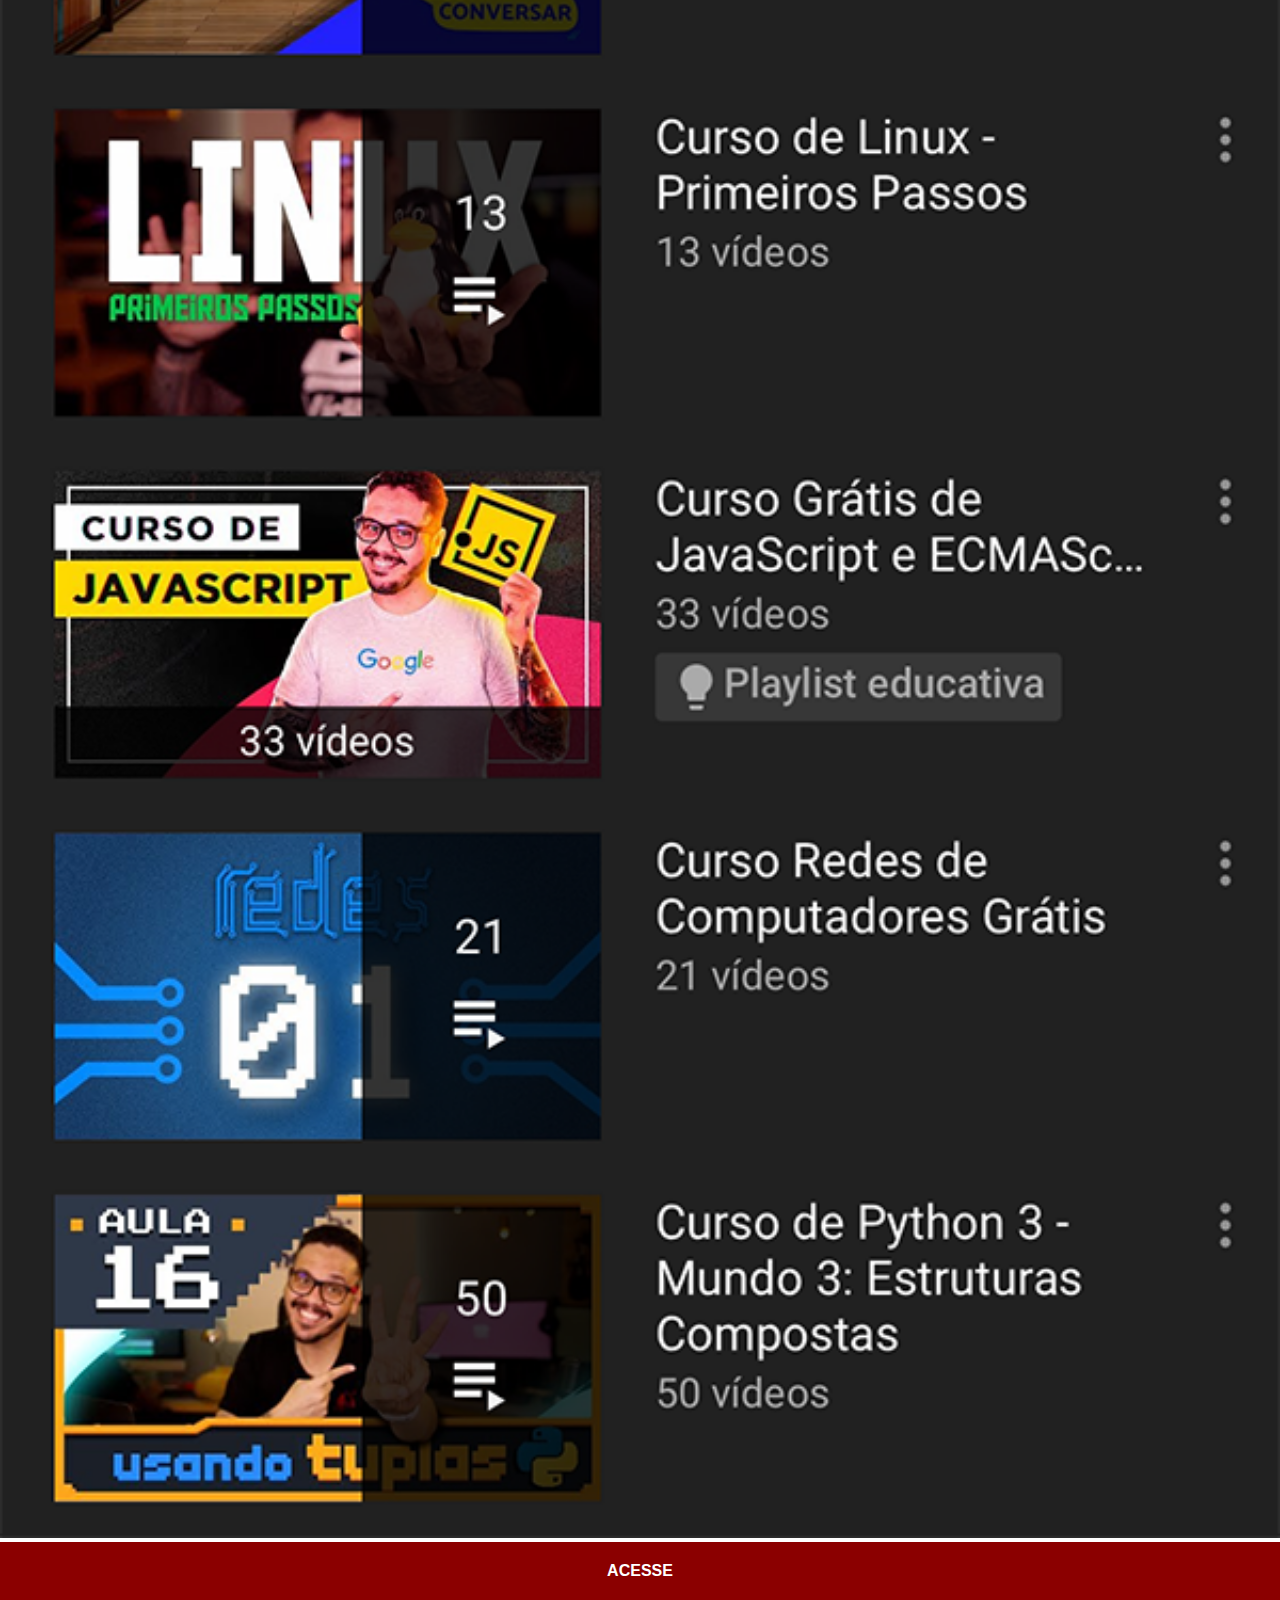
<file: youtube.html>
<!DOCTYPE html>
<html lang="pt-br">
<head>
    <meta charset="UTF-8">
    <meta http-equiv="X-UA-Compatible" content="IE=edge">
    <meta name="viewport" content="width=device-width, initial-scale=1.0">
    <title>Youtube</title>
    
    <link rel="stylesheet" href="estilos/social.css">
</head>


<body>

<img src="./imagens/tela-youtube.png"  alt="Youtube">
<a href="http://www.youtube.com/user/cursoemvideo/playlists" target="_black">ACESSE</a>
    
</body>
</html>
</file>
<file: estilos/style.css>
@charset "UTF-8" ;

* {
    margin: 0px;
    padding: 0px;
    font-family: Arial, Helvetica, sans-serif ;
}

html, body {
    height: 100vh;    /*altura total do navegador*/
    width: 100vw;    /* largura total do navegador*/
    background-color: black;
}

body {
    background: url(../fundo-madeira.jpg) no-repeat top center;
    background-size: cover;
    background-attachment: fixed;
}

main {
    position: relative;
    height: 100vh;
}


section#telefone {
    position: absolute;
    top: 50%;
    left: 50%;
    transform: translate(-50% , -50%);  /*centralizando*/
    height: 627px;
    width: 311px;
    background: url(../frame-iphone.png) no-repeat;
}

iframe#tela {
    position: relative;
    top: 80px;
    left: 22px;
    width: 267px;    /*largura */
    height: 471px;  /*altura */
}

section#redes-sociais {
    text-align: right;           /*posiçao dos botoes a direita*/
}

section#redes-sociais img {      /*botoes dos links*/
    width: 40px;
    margin: 10px;
    border-radius: 50%;
    box-shadow: 2px 2px 5px rgba(0, 0, 0, 0.400) ;
    box-sizing: border-box;      /*borda dentro da caixa*/
}


section#redes-sociais img:hover {
    border: 2px solid rgba(255, 255, 255, 0.637);
    transform: translate(-3px, -3px);
    box-shadow: 5px 5px 10px  rgba(0, 0, 0, 0.627);
    transition: 0.1s;
}
</file>
<file: estilos/social.css>
@charset "UTF-8";

* {
    margin: 0px;
    padding: 0px;
    font-family: Arial, Helvetica, sans-serif;
}

::-webkit-scrollbar {          /*esconde a scrollbar e retira a rolagem lateral*/
    width: 0;
    height: 0px;
}

img {

    width: 100vw;

}

a {
    display: block;
    background-color: darkred;
    color: white;
    padding: 20px;
    text-align: center;
    font-weight: bolder;
    text-decoration: none;
}


a :hover {
    background-color: red;
}
</file>
